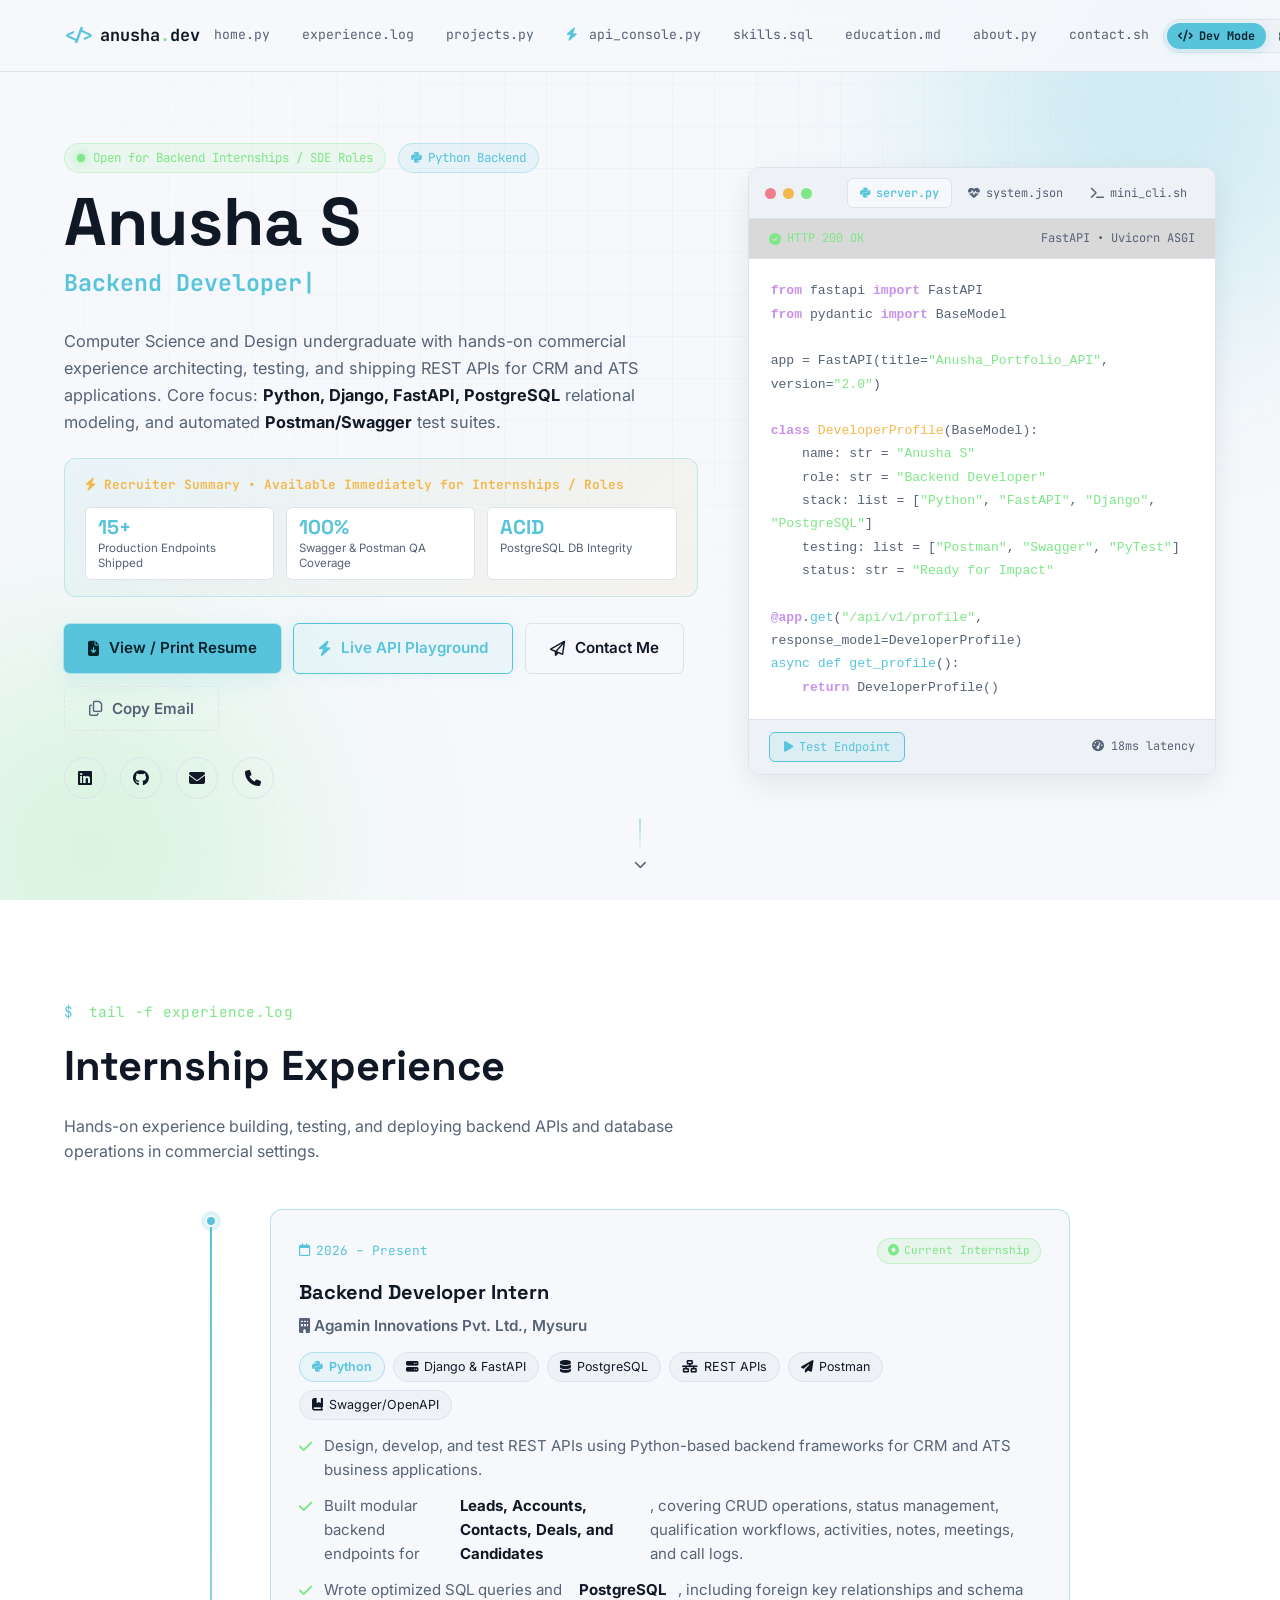
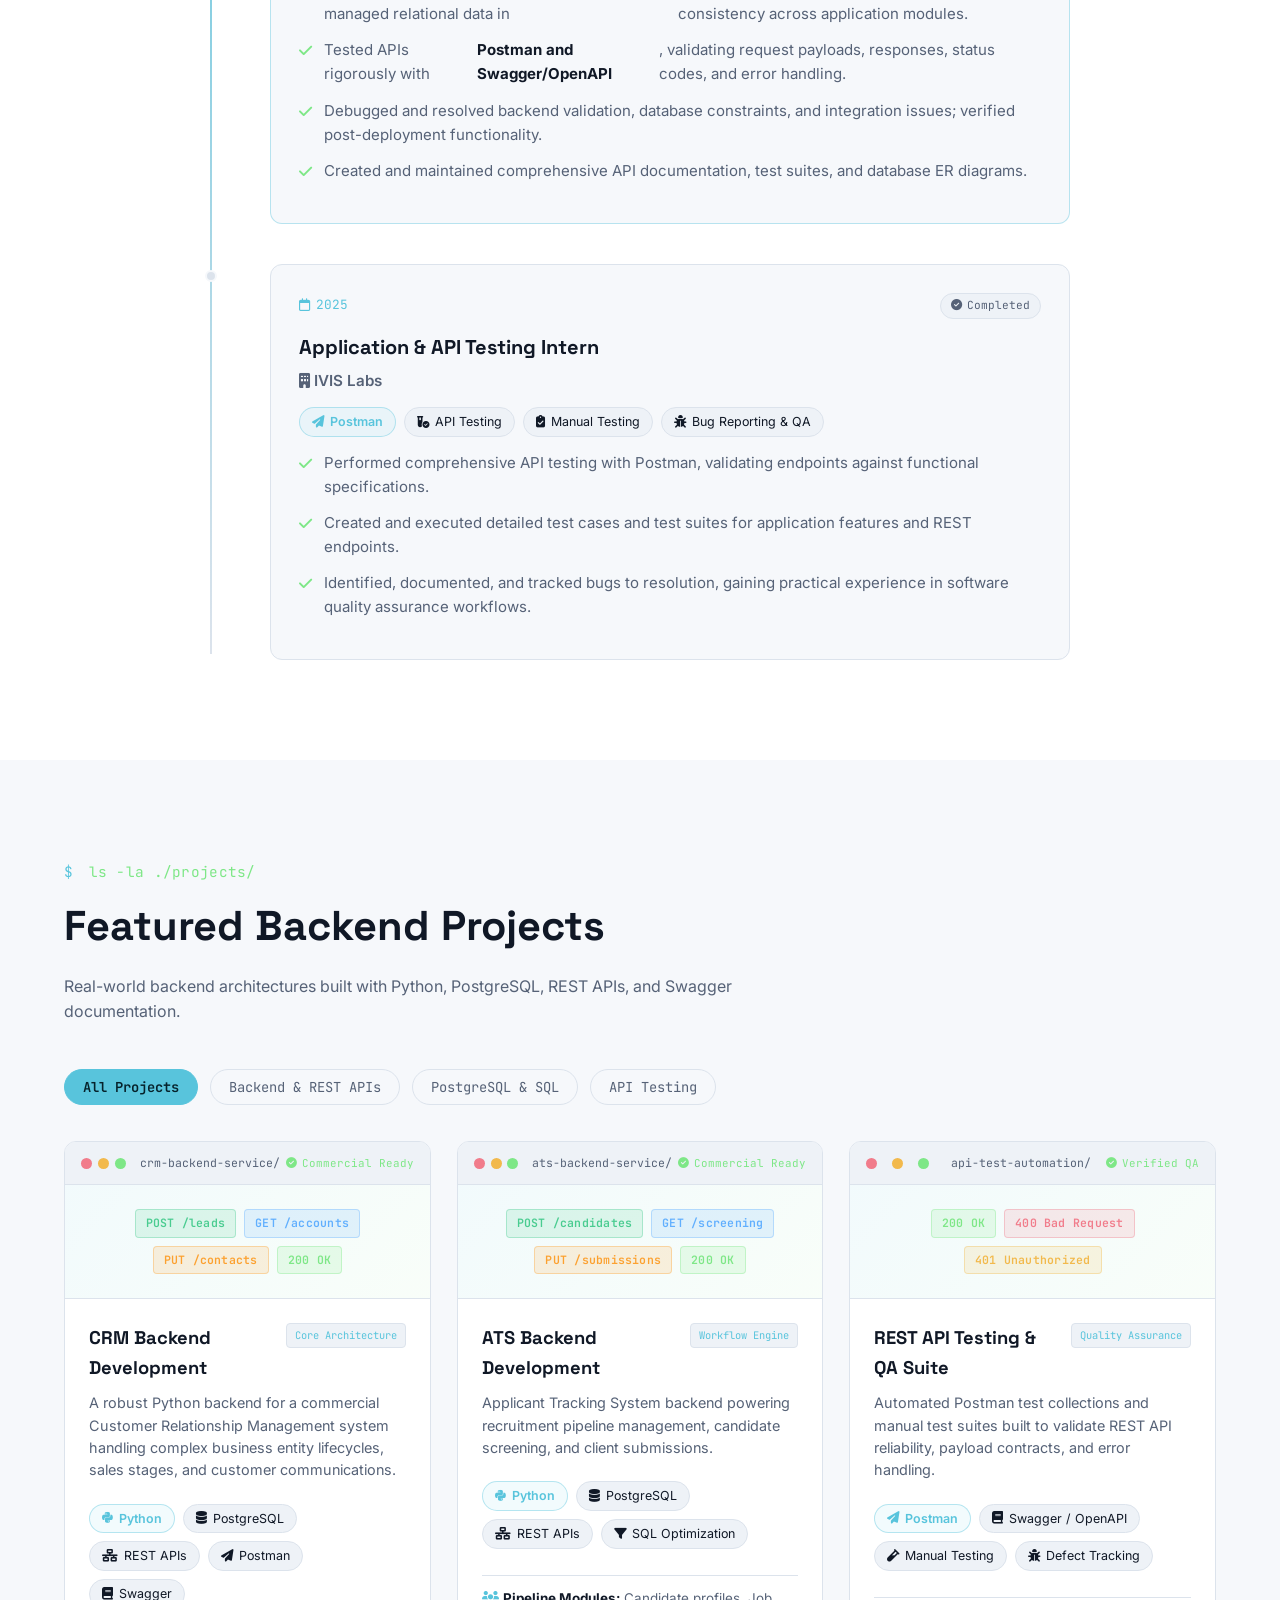
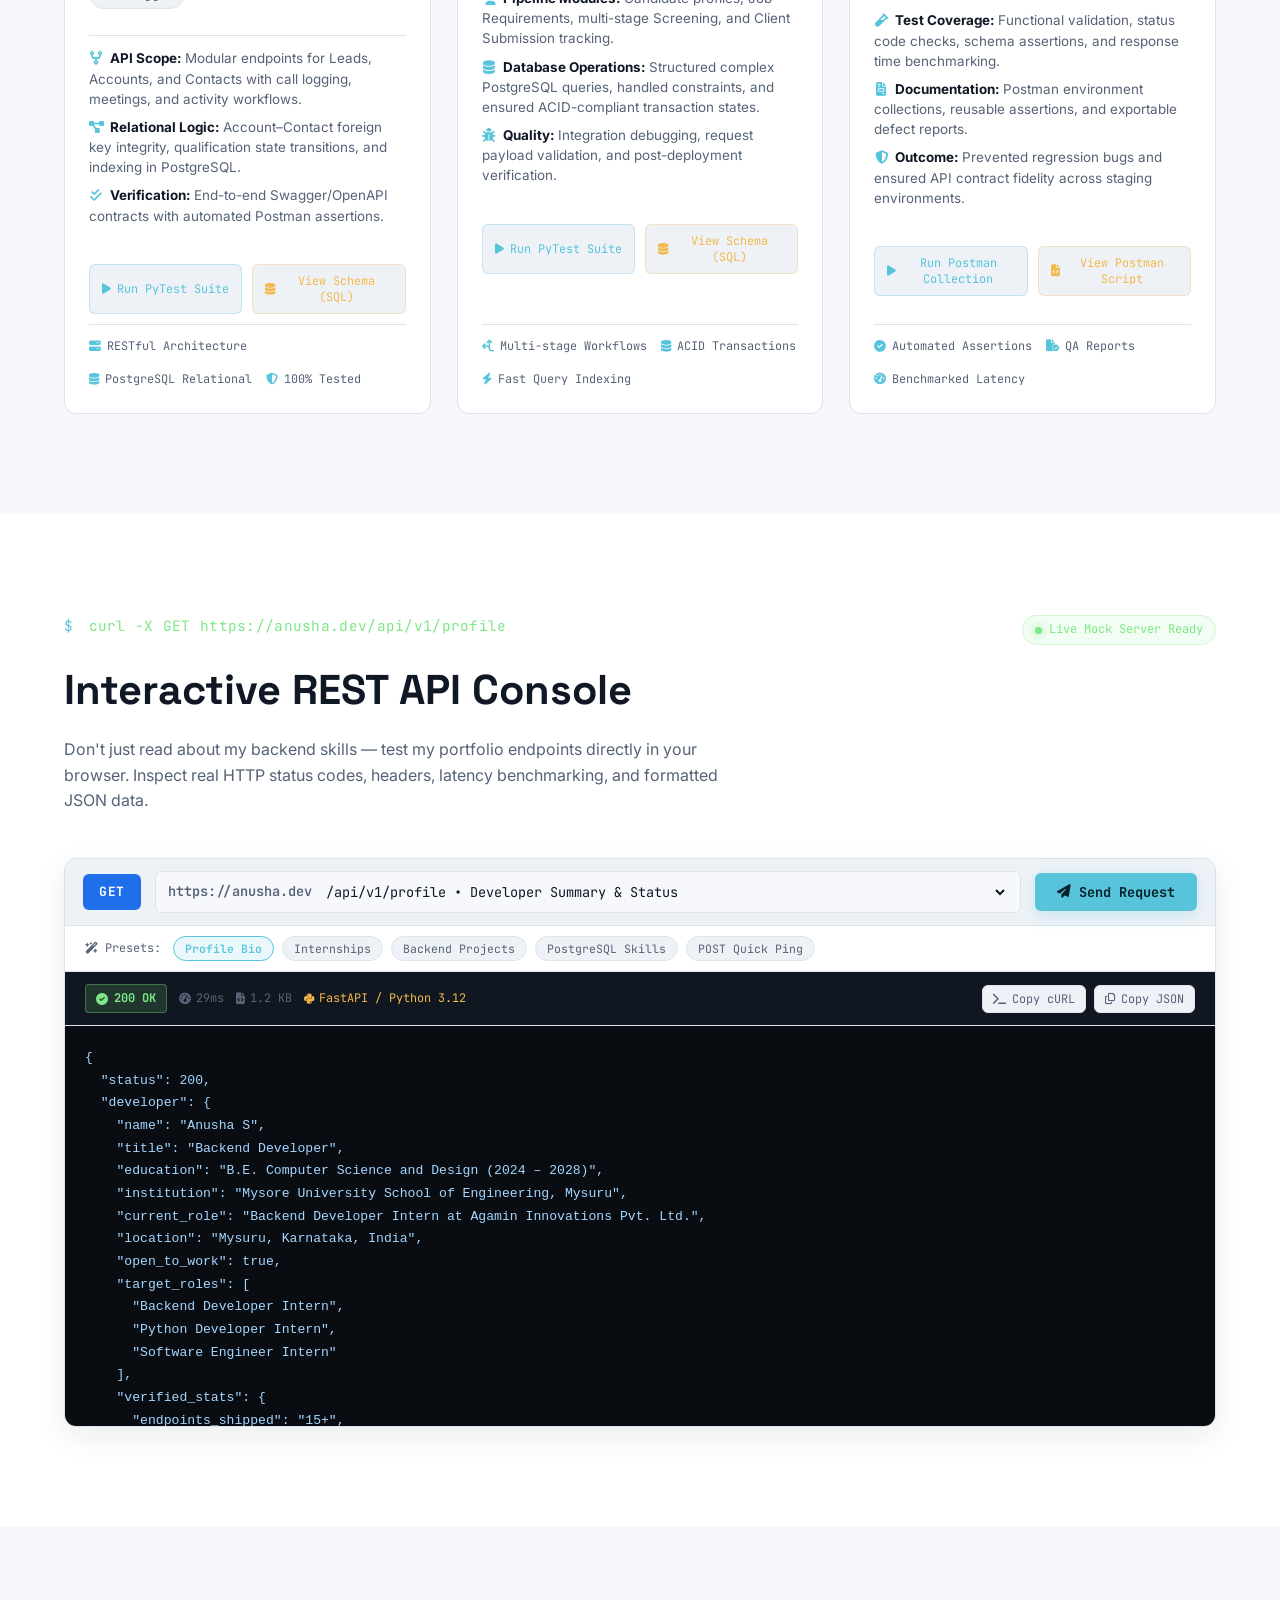
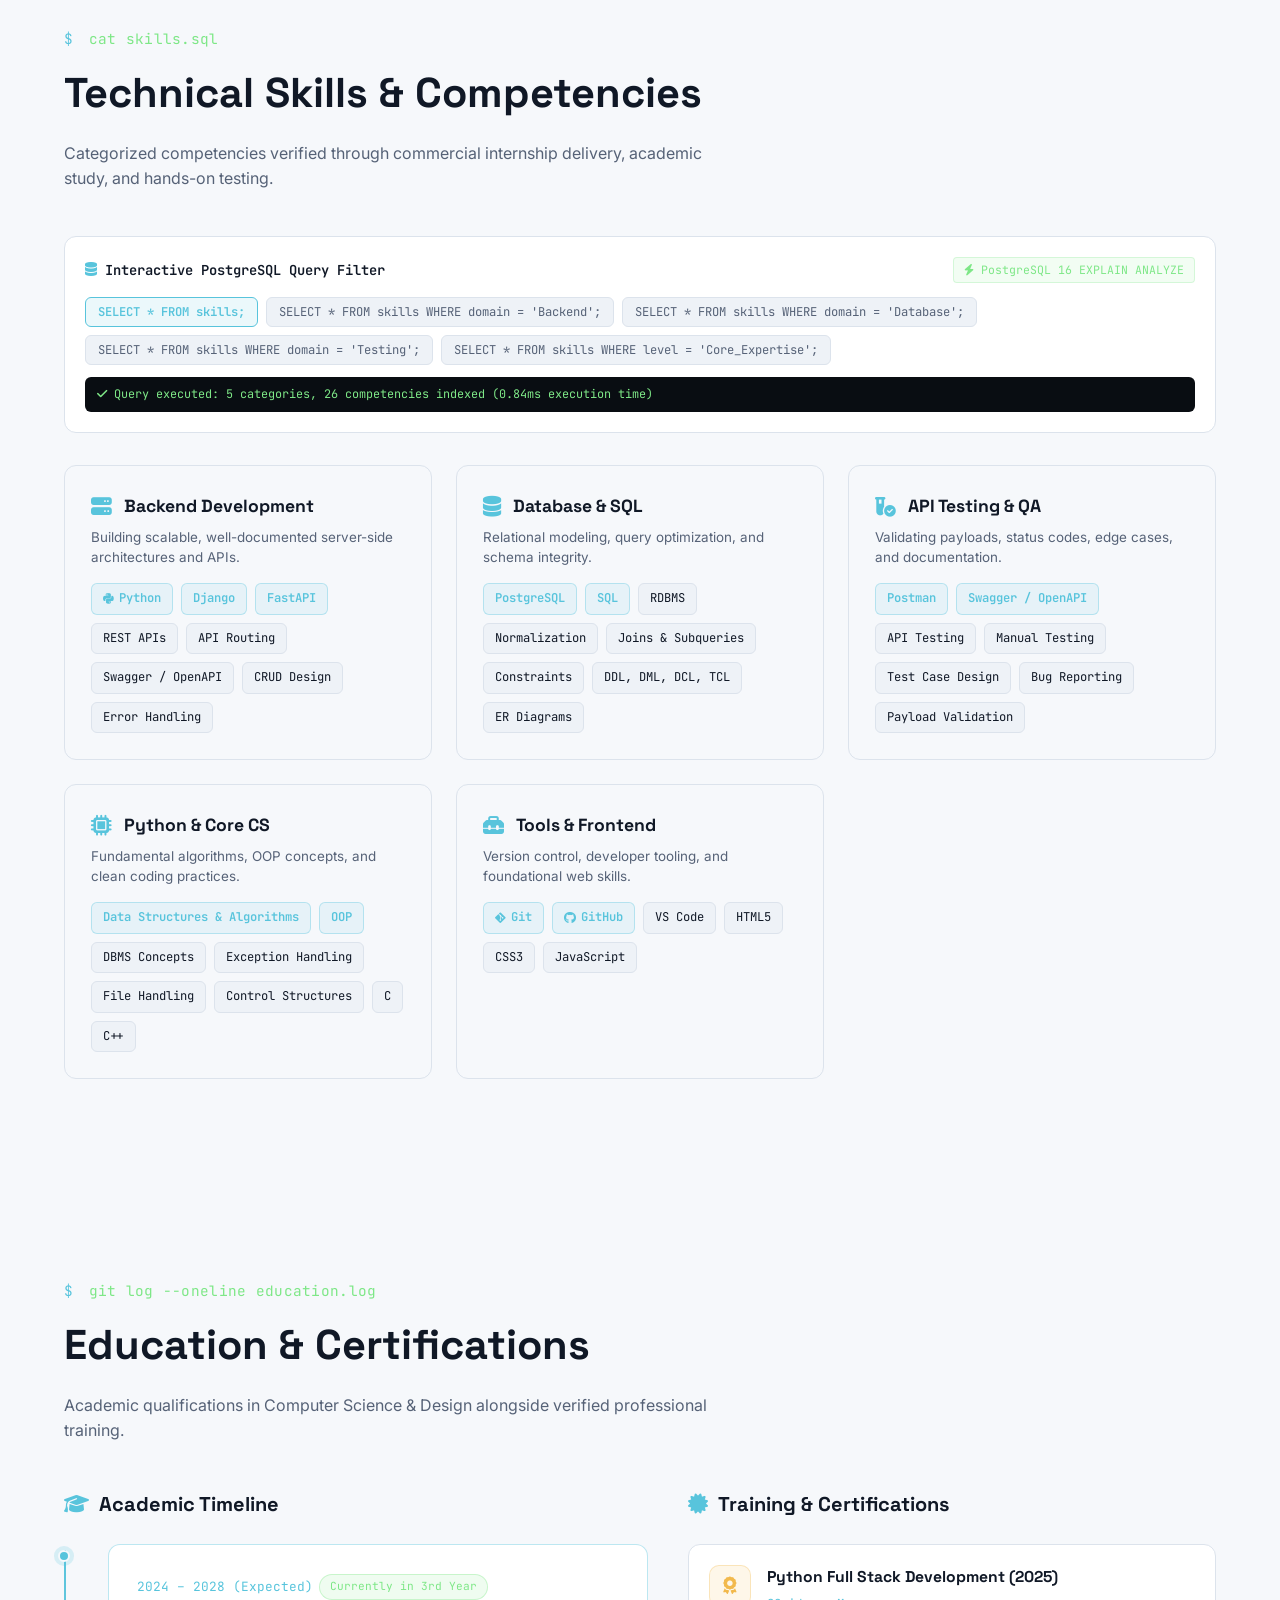
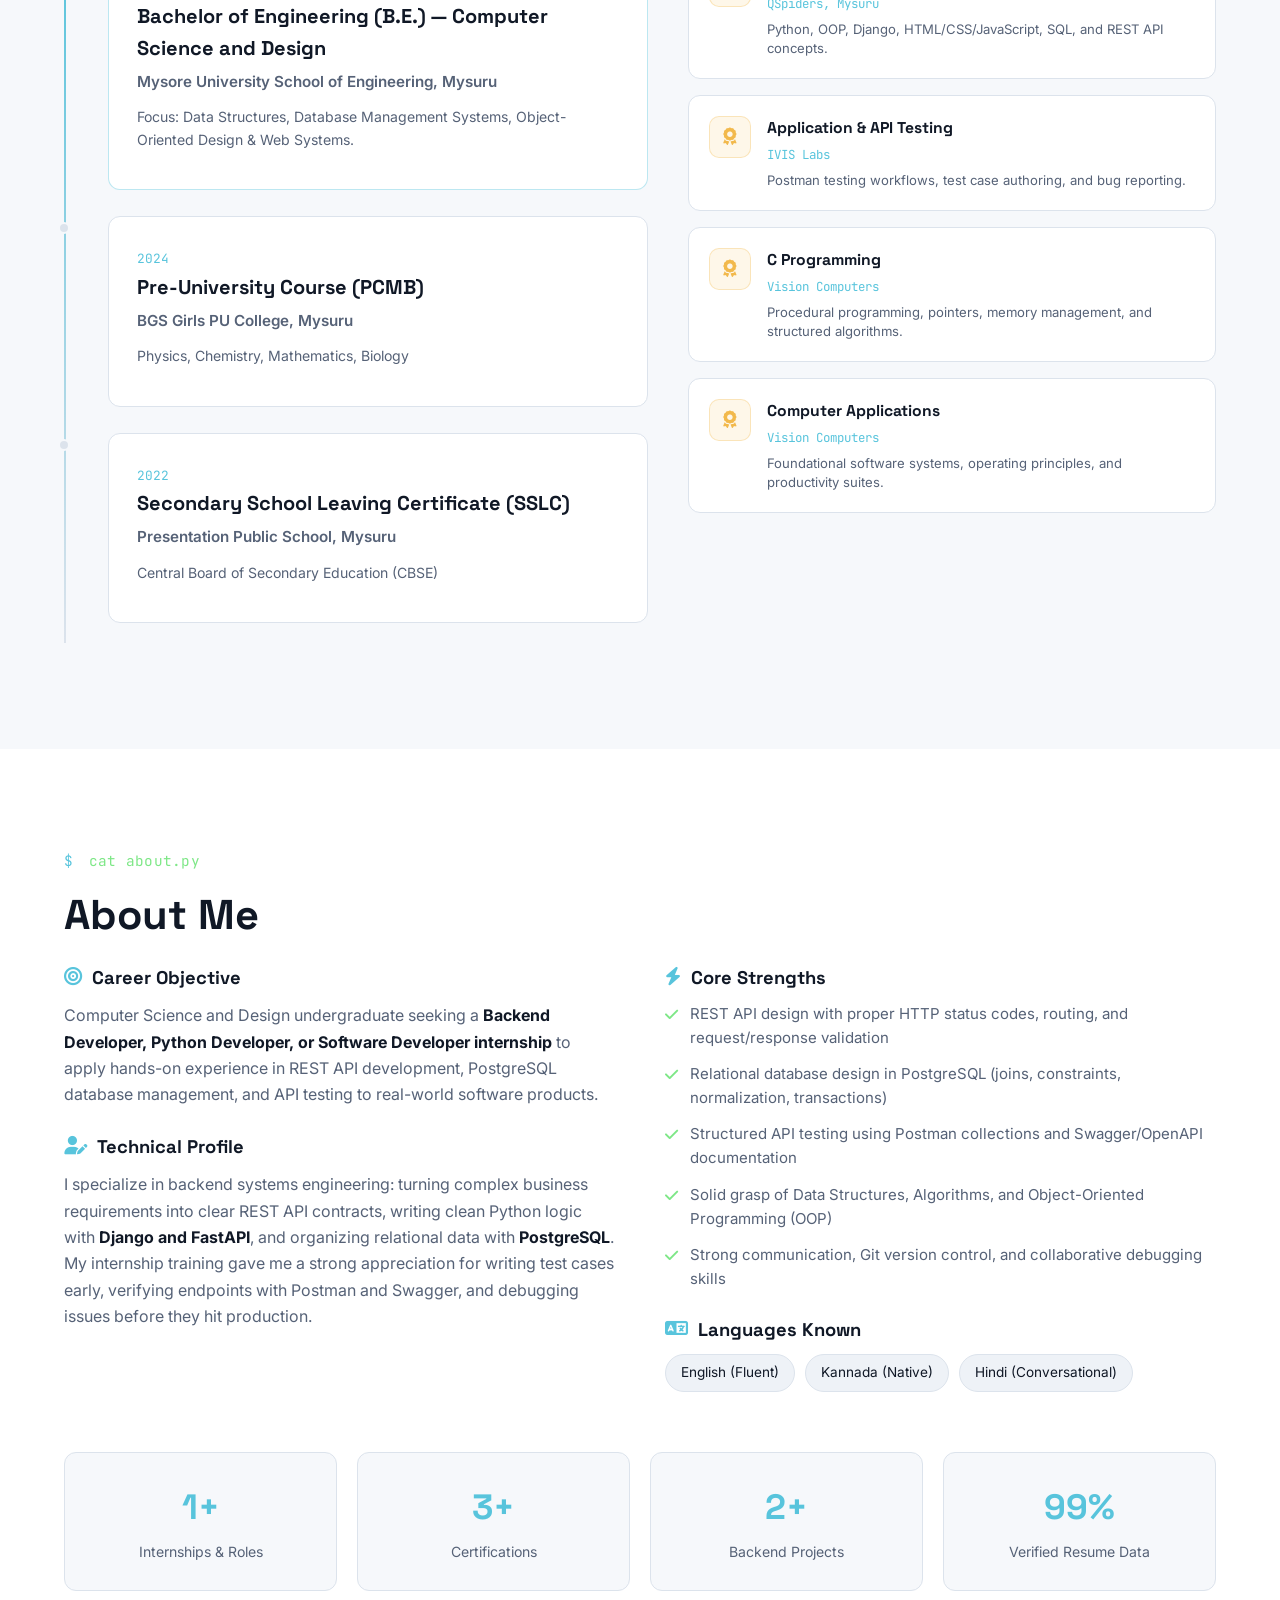
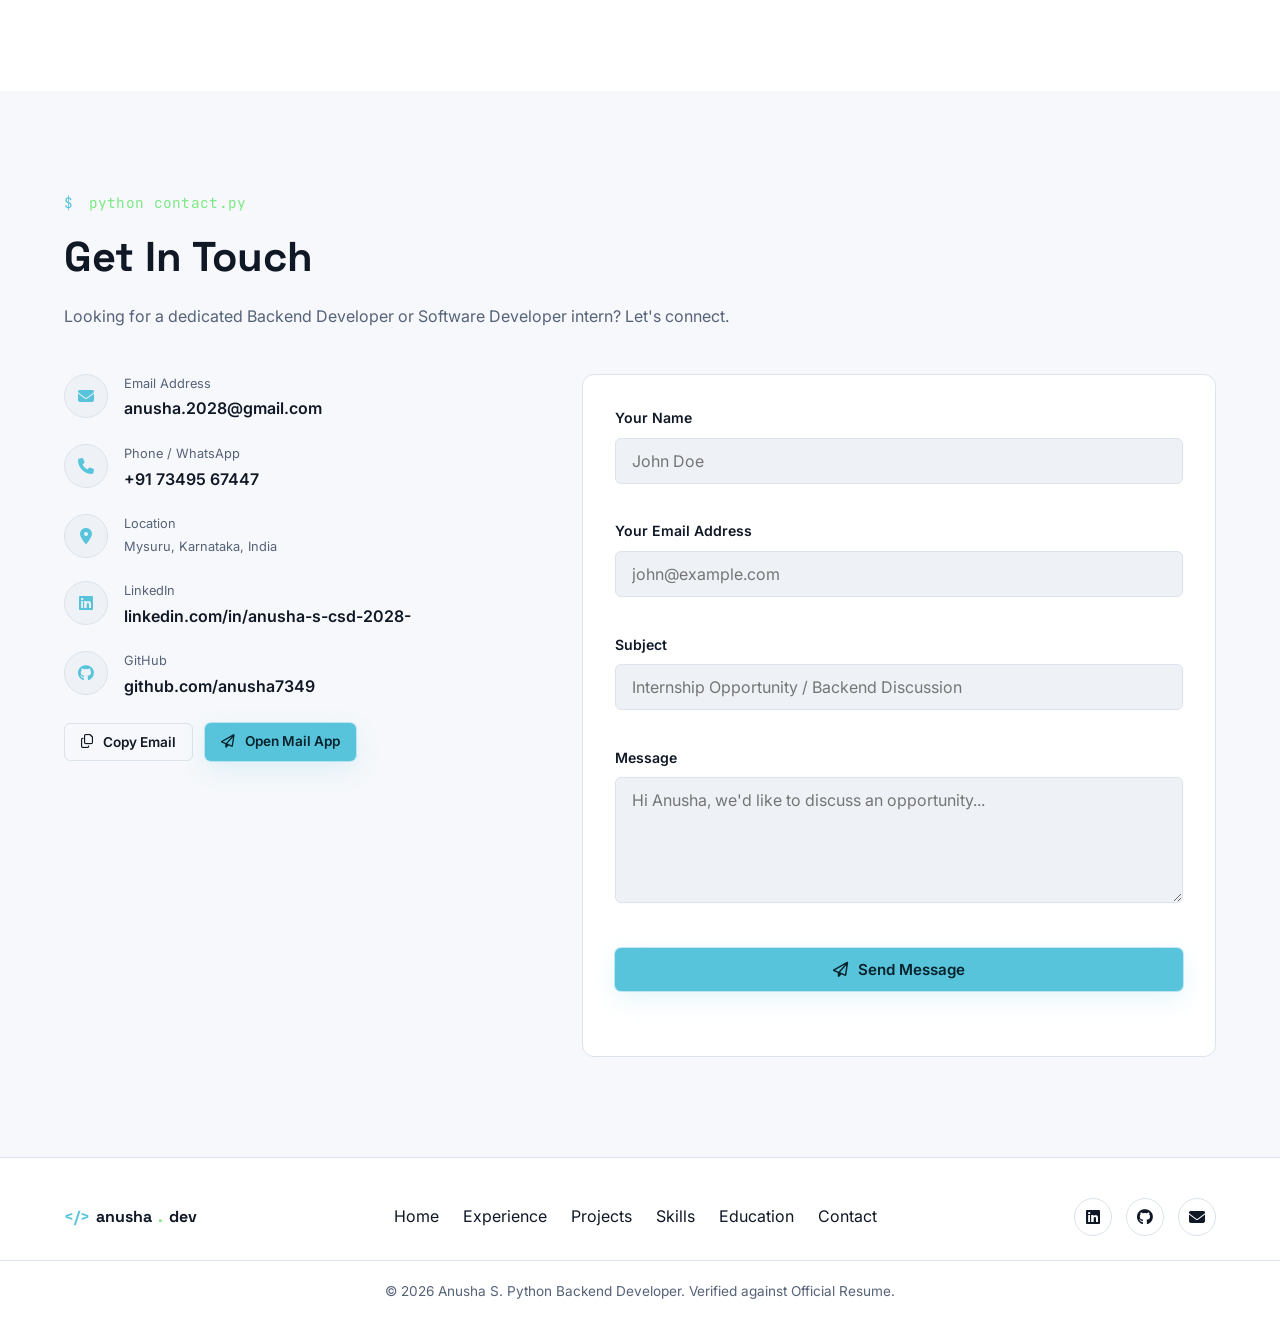
<file: index.html>
<!DOCTYPE html>
<html lang="en">
<head>
  <meta charset="UTF-8">
  <meta name="viewport" content="width=device-width, initial-scale=1.0">
  <title>Anusha S | Backend Developer | Python, Django, REST APIs &amp; PostgreSQL</title>
  <meta name="description" content="Anusha S — Computer Science &amp; Design undergraduate and Backend Developer Intern specializing in Python, Django, FastAPI, PostgreSQL database design, and REST API testing with Postman and Swagger.">
  <meta name="keywords" content="Anusha S, Backend Developer, Python Developer, Django, FastAPI, PostgreSQL, REST APIs, Postman, Swagger, Software Engineer Portfolio, Mysuru">
  <meta name="author" content="Anusha S">
  <meta name="robots" content="index, follow">

  <!-- Open Graph -->
  <meta property="og:title" content="Anusha S | Backend Developer Portfolio">
  <meta property="og:description" content="Computer Science &amp; Design undergraduate specializing in Python backend engineering, REST APIs, PostgreSQL databases, and API testing.">
  <meta property="og:type" content="website">

  <!-- Favicon (inline SVG terminal icon) -->
  <link rel="icon" href="data:image/svg+xml,<svg xmlns=%22http://www.w3.org/2000/svg%22 viewBox=%220 0 100 100%22><text y=%22.9em%22 font-size=%2290%22 fill=%22%2358C4DC%22>&lt;/&gt;</text></svg>">

  <!-- Google Fonts -->
  <link rel="preconnect" href="https://fonts.googleapis.com">
  <link rel="preconnect" href="https://fonts.gstatic.com" crossorigin>
  <link href="https://fonts.googleapis.com/css2?family=Space+Grotesk:wght@400;500;600;700&family=Inter:wght@400;500;600;700&family=JetBrains+Mono:wght@400;500;600&display=swap" rel="stylesheet">

  <!-- Font Awesome -->
  <link rel="stylesheet" href="https://cdnjs.cloudflare.com/ajax/libs/font-awesome/6.5.1/css/all.min.css">

  <!-- Stylesheet -->
  <link rel="stylesheet" href="style.css">
</head>
<body>

  <!-- ============ PAGE LOADER ============ -->
  <div class="loader" id="loader" aria-hidden="true">
    <div class="loader__window">
      <div class="loader__dots"><span></span><span></span><span></span></div>
      <p class="loader__text"><span class="loader__prompt">$</span> python -m uvicorn main:app --reload<span class="loader__cursor">_</span></p>
      <div class="loader__bar"><div class="loader__bar-fill"></div></div>
    </div>
  </div>

  <!-- ============ SKIP LINK (ACCESSIBILITY) ============ -->
  <a href="#home" class="skip-link">Skip to main content</a>

  <!-- ============ NAVIGATION — "EDITOR TAB BAR" ============ -->
  <header class="navbar" id="navbar">
    <div class="navbar__inner">
      <a href="#home" class="navbar__brand" aria-label="Anusha S — Home">
        <span class="navbar__brand-icon">&lt;/&gt;</span>
        <span class="navbar__brand-text">anusha<span class="navbar__brand-dot">.</span>dev</span>
      </a>

      <nav class="navbar__tabs" id="navTabs" aria-label="Primary navigation">
        <a href="#home" class="tab active" data-nav>home.py</a>
        <a href="#experience" class="tab" data-nav>experience.log</a>
        <a href="#projects" class="tab" data-nav>projects.py</a>
        <a href="#api-console" class="tab" data-nav><i class="fa-solid fa-bolt tab-icon-accent"></i> api_console.py</a>
        <a href="#skills" class="tab" data-nav>skills.sql</a>
        <a href="#education" class="tab" data-nav>education.md</a>
        <a href="#about" class="tab" data-nav>about.py</a>
        <a href="#contact" class="tab" data-nav>contact.sh</a>
      </nav>

      <div class="navbar__actions">
        <!-- Persona Switcher: Engineer vs Recruiter -->
        <div class="persona-switch" id="personaSwitch" role="group" aria-label="Portfolio persona view">
          <button class="persona-btn active" data-mode="engineer" title="Engineer Mode: Code, API Schemas & Test Runners">
            <i class="fa-solid fa-code"></i><span class="persona-label">Dev Mode</span>
          </button>
          <button class="persona-btn" data-mode="recruiter" title="Recruiter Mode: Business Impact, Outcomes & 1-Click Resume">
            <i class="fa-solid fa-briefcase"></i><span class="persona-label">Recruiter</span>
          </button>
        </div>

        <!-- Command Palette Trigger -->
        <button class="cmd-k-btn" id="cmdKBtn" aria-label="Open Command Palette (Ctrl+K)" title="Quick Command Palette (Ctrl+K)">
          <i class="fa-solid fa-terminal"></i>
          <span class="cmd-k-kbd">⌘K</span>
        </button>

        <button class="theme-toggle" id="themeToggle" aria-label="Toggle dark and light mode" title="Toggle theme">
          <i class="fa-solid fa-moon" id="themeIconMoon"></i>
          <i class="fa-solid fa-sun" id="themeIconSun"></i>
        </button>
        <button class="hamburger" id="hamburger" aria-label="Open navigation menu" aria-expanded="false" aria-controls="mobileMenu">
          <span></span><span></span><span></span>
        </button>
      </div>
    </div>

    <!-- Mobile menu -->
    <nav class="mobile-menu" id="mobileMenu" aria-label="Mobile navigation">
      <a href="#home" class="tab" data-nav><i class="fa-solid fa-terminal"></i> home.py</a>
      <a href="#experience" class="tab" data-nav><i class="fa-solid fa-briefcase"></i> experience.log</a>
      <a href="#projects" class="tab" data-nav><i class="fa-solid fa-cubes"></i> projects.py</a>
      <a href="#api-console" class="tab" data-nav><i class="fa-solid fa-bolt"></i> api_console.py</a>
      <a href="#skills" class="tab" data-nav><i class="fa-solid fa-database"></i> skills.sql</a>
      <a href="#education" class="tab" data-nav><i class="fa-solid fa-graduation-cap"></i> education.md</a>
      <a href="#about" class="tab" data-nav><i class="fa-solid fa-user"></i> about.py</a>
      <a href="#contact" class="tab" data-nav><i class="fa-solid fa-envelope"></i> contact.sh</a>
    </nav>
  </header>

  <main id="home">

    <!-- ============ HERO ============ -->
    <section class="hero" id="hero" aria-label="Introduction">
      <div class="hero__bg" aria-hidden="true">
        <div class="hero__grid"></div>
        <div class="hero__glow hero__glow--1"></div>
        <div class="hero__glow hero__glow--2"></div>
      </div>

      <div class="container hero__inner">
        <div class="hero__content reveal">
          <div class="hero__top-pills">
            <span class="status-beacon"><span class="status-beacon__dot"></span> Open for Backend Internships / SDE Roles</span>
            <span class="badge-role-pill"><i class="fa-brands fa-python"></i> Python Backend</span>
          </div>

          <h1 class="hero__name">Anusha S</h1>
          <h2 class="hero__title">
            <span id="typedText" aria-live="polite"></span><span class="typed-cursor">|</span>
          </h2>
          
          <p class="hero__intro">
            Computer Science and Design undergraduate with hands-on commercial experience architecting, testing, and shipping REST APIs for CRM and ATS applications. Core focus: <strong>Python, Django, FastAPI, PostgreSQL</strong> relational modeling, and automated <strong>Postman/Swagger</strong> test suites.
          </p>

          <!-- Recruiter Mode Quick Value Box (Highlight in Recruiter Mode) -->
          <div class="recruiter-highlight-box" id="recruiterHighlightBox">
            <div class="recruiter-highlight-header">
              <i class="fa-solid fa-bolt"></i> <strong>Recruiter Summary &bull; Available Immediately for Internships / Roles</strong>
            </div>
            <div class="recruiter-highlight-metrics">
              <div class="r-metric">
                <strong>15+</strong>
                <span>Production Endpoints Shipped</span>
              </div>
              <div class="r-metric">
                <strong>100%</strong>
                <span>Swagger &amp; Postman QA Coverage</span>
              </div>
              <div class="r-metric">
                <strong>ACID</strong>
                <span>PostgreSQL DB Integrity</span>
              </div>
            </div>
          </div>

          <div class="hero__cta">
            <a href="assets/resume.html" target="_blank" rel="noopener" class="btn btn--primary" id="downloadResumeBtn">
              <i class="fa-solid fa-file-arrow-down"></i> View / Print Resume
            </a>
            <a href="#api-console" class="btn btn--accent-outline" data-nav>
              <i class="fa-solid fa-bolt"></i> Live API Playground
            </a>
            <a href="#contact" class="btn btn--outline" data-nav>
              <i class="fa-regular fa-paper-plane"></i> Contact Me
            </a>
            <button class="btn btn--ghost" id="copyEmailQuickBtn" title="Copy email address" aria-label="Copy email address">
              <i class="fa-regular fa-copy"></i> Copy Email
            </button>
          </div>

          <div class="hero__socials" aria-label="Professional links">
            <a href="https://linkedin.com/in/anusha-s-csd-2028-" target="_blank" rel="noopener noreferrer" aria-label="LinkedIn profile" title="LinkedIn"><i class="fa-brands fa-linkedin"></i></a>
            <a href="https://github.com/anusha7349" target="_blank" rel="noopener noreferrer" aria-label="GitHub profile" title="GitHub"><i class="fa-brands fa-github"></i></a>
            <a href="mailto:anusha.2028@gmail.com" aria-label="Send email" title="Email"><i class="fa-solid fa-envelope"></i></a>
            <a href="tel:+917349567447" aria-label="Call phone number" title="Phone"><i class="fa-solid fa-phone"></i></a>
          </div>
        </div>

        <!-- ============ HERO BENTO DECK (INNOVATIVE INTERACTIVE WIDGET) ============ -->
        <div class="hero__visual reveal">
          <div class="bento-deck" id="bentoDeck">
            <!-- Bento Deck Tabs -->
            <div class="bento-deck__header">
              <div class="bento-deck__dots">
                <span class="dot dot--red"></span><span class="dot dot--yellow"></span><span class="dot dot--green"></span>
              </div>
              <div class="bento-deck__tabs" role="tablist">
                <button class="bento-tab active" data-bento-tab="code"><i class="fa-brands fa-python"></i> server.py</button>
                <button class="bento-tab" data-bento-tab="health"><i class="fa-solid fa-heart-pulse"></i> system.json</button>
                <button class="bento-tab" data-bento-tab="cli"><i class="fa-solid fa-terminal"></i> mini_cli.sh</button>
              </div>
            </div>

            <!-- Bento Tab Pane 1: server.py Code View -->
            <div class="bento-pane active" id="pane-code">
              <div class="editor-header-bar">
                <span class="status-indicator-badge"><i class="fa-solid fa-circle-check"></i> HTTP 200 OK</span>
                <span class="editor-meta">FastAPI &bull; Uvicorn ASGI</span>
              </div>
              <div class="editor-card__body">
                <pre class="editor-card__code"><code><span class="tok-key">from</span> fastapi <span class="tok-key">import</span> FastAPI
<span class="tok-key">from</span> pydantic <span class="tok-key">import</span> BaseModel

app = FastAPI(title=<span class="tok-str">"Anusha_Portfolio_API"</span>, version=<span class="tok-str">"2.0"</span>)

<span class="tok-key">class</span> <span class="tok-class">DeveloperProfile</span>(BaseModel):
    name: str = <span class="tok-str">"Anusha S"</span>
    role: str = <span class="tok-str">"Backend Developer"</span>
    stack: list = [<span class="tok-str">"Python"</span>, <span class="tok-str">"FastAPI"</span>, <span class="tok-str">"Django"</span>, <span class="tok-str">"PostgreSQL"</span>]
    testing: list = [<span class="tok-str">"Postman"</span>, <span class="tok-str">"Swagger"</span>, <span class="tok-str">"PyTest"</span>]
    status: str = <span class="tok-str">"Ready for Impact"</span>

<span class="tok-key">@app</span>.<span class="tok-func">get</span>(<span class="tok-str">"/api/v1/profile"</span>, response_model=DeveloperProfile)
<span class="tok-func">async def</span> <span class="tok-func">get_profile</span>():
    <span class="tok-key">return</span> DeveloperProfile()</code></pre>
              </div>
              <div class="bento-pane-footer">
                <button class="bento-mini-btn" id="heroRunEndpointBtn">
                  <i class="fa-solid fa-play"></i> Test Endpoint
                </button>
                <span class="bento-latency" id="heroLatencyBadge"><i class="fa-solid fa-gauge-high"></i> 18ms latency</span>
              </div>
            </div>

            <!-- Bento Tab Pane 2: Live System Health & Telemetry -->
            <div class="bento-pane" id="pane-health">
              <div class="telemetry-grid">
                <div class="telemetry-card">
                  <span class="telemetry-label"><i class="fa-solid fa-clock"></i> Local Time (Mysuru)</span>
                  <span class="telemetry-value" id="liveTimeClock">07:15:00 PM IST</span>
                  <span class="telemetry-sub">Timezone: Asia/Kolkata</span>
                </div>
                <div class="telemetry-card">
                  <span class="telemetry-label"><i class="fa-solid fa-server"></i> API Gateway Health</span>
                  <span class="telemetry-value telemetry-value--green"><i class="fa-solid fa-circle"></i> 99.98% Uptime</span>
                  <span class="telemetry-sub">Uvicorn ASGI Worker</span>
                </div>
                <div class="telemetry-card">
                  <span class="telemetry-label"><i class="fa-solid fa-database"></i> Database Engine</span>
                  <span class="telemetry-value">PostgreSQL 16</span>
                  <span class="telemetry-sub">Connection Pool Active</span>
                </div>
                <div class="telemetry-card">
                  <span class="telemetry-label"><i class="fa-solid fa-vial-circle-check"></i> QA Test Coverage</span>
                  <span class="telemetry-value telemetry-value--blue">100% Passing</span>
                  <span class="telemetry-sub">Postman &amp; Swagger Validated</span>
                </div>
              </div>
              <div class="telemetry-currently-coding">
                <span class="t-pulse"></span>
                <span><strong>Active Focus:</strong> CRM REST Endpoints &amp; PostgreSQL Relational Schemas</span>
              </div>
            </div>

            <!-- Bento Tab Pane 3: Interactive CLI Terminal -->
            <div class="bento-pane" id="pane-cli">
              <div class="cli-terminal" id="cliTerminal">
                <div class="cli-history" id="cliHistory">
                  <p class="cli-line cli-line--sys"><i class="fa-solid fa-circle-info"></i> Interactive Portfolio Shell v2.1. Type a command or click a chip below:</p>
                  <p class="cli-line"><span class="cli-prompt">visitor@anusha-dev:~$</span> whoami</p>
                  <p class="cli-line cli-output">Anusha S &bull; Python Backend Developer &bull; Mysuru, India</p>
                </div>
                <div class="cli-input-row">
                  <span class="cli-prompt">visitor@anusha-dev:~$</span>
                  <input type="text" id="cliInput" class="cli-input" placeholder="try 'help', 'stack', 'projects', 'resume'..." autocomplete="off" spellcheck="false">
                </div>
              </div>
              <div class="cli-quick-chips">
                <button class="cli-chip" data-cmd="help">help</button>
                <button class="cli-chip" data-cmd="stack">stack</button>
                <button class="cli-chip" data-cmd="resume">resume</button>
                <button class="cli-chip" data-cmd="projects">projects</button>
                <button class="cli-chip" data-cmd="contact">contact</button>
                <button class="cli-chip" data-cmd="clear">clear</button>
              </div>
            </div>

          </div>
        </div>
      </div>

      <a href="#experience" class="scroll-indicator" data-nav aria-label="Scroll to Experience section">
        <span></span>
        <i class="fa-solid fa-chevron-down"></i>
      </a>
    </section>

    <!-- ============ INTERNSHIP EXPERIENCE ============ -->
    <section class="section section--alt" id="experience" aria-label="Internship Experience">
      <div class="container">
        <p class="eyebrow reveal"><span class="eyebrow__prompt">$</span> tail -f experience.log</p>
        <h2 class="section__title reveal">Internship Experience</h2>
        <p class="section__subtitle reveal">Hands-on experience building, testing, and deploying backend APIs and database operations in commercial settings.</p>

        <div class="timeline timeline--exp">

          <!-- Role 1: Agamin Innovations -->
          <div class="timeline__item reveal">
            <div class="timeline__dot timeline__dot--active"></div>
            <div class="timeline__card timeline__card--active">
              <div class="timeline__badge-row">
                <span class="timeline__year"><i class="fa-regular fa-calendar"></i> 2026 – Present</span>
                <span class="badge-live"><i class="fa-solid fa-circle-dot"></i> Current Internship</span>
              </div>
              <h3>Backend Developer Intern</h3>
              <p class="timeline__org"><i class="fa-solid fa-building"></i> Agamin Innovations Pvt. Ltd., Mysuru</p>
              
              <div class="chip-row chip-row--sm">
                <span class="chip chip--accent"><i class="fa-brands fa-python"></i> Python</span>
                <span class="chip"><i class="fa-solid fa-server"></i> Django &amp; FastAPI</span>
                <span class="chip"><i class="fa-solid fa-database"></i> PostgreSQL</span>
                <span class="chip"><i class="fa-solid fa-network-wired"></i> REST APIs</span>
                <span class="chip"><i class="fa-solid fa-paper-plane"></i> Postman</span>
                <span class="chip"><i class="fa-solid fa-book-bookmark"></i> Swagger/OpenAPI</span>
              </div>

              <ul class="check-list">
                <li><i class="fa-solid fa-check"></i> Design, develop, and test REST APIs using Python-based backend frameworks for CRM and ATS business applications.</li>
                <li><i class="fa-solid fa-check"></i> Built modular backend endpoints for <strong>Leads, Accounts, Contacts, Deals, and Candidates</strong>, covering CRUD operations, status management, qualification workflows, activities, notes, meetings, and call logs.</li>
                <li><i class="fa-solid fa-check"></i> Wrote optimized SQL queries and managed relational data in <strong>PostgreSQL</strong>, including foreign key relationships and schema consistency across application modules.</li>
                <li><i class="fa-solid fa-check"></i> Tested APIs rigorously with <strong>Postman and Swagger/OpenAPI</strong>, validating request payloads, responses, status codes, and error handling.</li>
                <li><i class="fa-solid fa-check"></i> Debugged and resolved backend validation, database constraints, and integration issues; verified post-deployment functionality.</li>
                <li><i class="fa-solid fa-check"></i> Created and maintained comprehensive API documentation, test suites, and database ER diagrams.</li>
              </ul>
            </div>
          </div>

          <!-- Role 2: IVIS Labs -->
          <div class="timeline__item reveal">
            <div class="timeline__dot"></div>
            <div class="timeline__card">
              <div class="timeline__badge-row">
                <span class="timeline__year"><i class="fa-regular fa-calendar"></i> 2025</span>
                <span class="badge-done"><i class="fa-solid fa-circle-check"></i> Completed</span>
              </div>
              <h3>Application &amp; API Testing Intern</h3>
              <p class="timeline__org"><i class="fa-solid fa-building"></i> IVIS Labs</p>

              <div class="chip-row chip-row--sm">
                <span class="chip chip--accent"><i class="fa-solid fa-paper-plane"></i> Postman</span>
                <span class="chip"><i class="fa-solid fa-vial-circle-check"></i> API Testing</span>
                <span class="chip"><i class="fa-solid fa-clipboard-check"></i> Manual Testing</span>
                <span class="chip"><i class="fa-solid fa-bug"></i> Bug Reporting &amp; QA</span>
              </div>

              <ul class="check-list">
                <li><i class="fa-solid fa-check"></i> Performed comprehensive API testing with Postman, validating endpoints against functional specifications.</li>
                <li><i class="fa-solid fa-check"></i> Created and executed detailed test cases and test suites for application features and REST endpoints.</li>
                <li><i class="fa-solid fa-check"></i> Identified, documented, and tracked bugs to resolution, gaining practical experience in software quality assurance workflows.</li>
              </ul>
            </div>
          </div>

        </div>
      </div>
    </section>

    <!-- ============ FEATURED PROJECTS ============ -->
    <section class="section" id="projects" aria-label="Backend Projects">
      <div class="container">
        <p class="eyebrow reveal"><span class="eyebrow__prompt">$</span> ls -la ./projects/</p>
        <h2 class="section__title reveal">Featured Backend Projects</h2>
        <p class="section__subtitle reveal">Real-world backend architectures built with Python, PostgreSQL, REST APIs, and Swagger documentation.</p>

        <div class="filter-bar reveal" role="tablist" aria-label="Filter projects by category">
          <button class="filter-btn active" data-filter="all">All Projects</button>
          <button class="filter-btn" data-filter="backend">Backend &amp; REST APIs</button>
          <button class="filter-btn" data-filter="database">PostgreSQL &amp; SQL</button>
          <button class="filter-btn" data-filter="testing">API Testing</button>
        </div>

        <div class="projects__grid" id="projectsGrid">

          <!-- Project 1: CRM Backend -->
          <article class="project-card reveal" data-tags="backend database testing" id="project-crm">
            <div class="project-card__bar">
              <span class="dot dot--red"></span><span class="dot dot--yellow"></span><span class="dot dot--green"></span>
              <span class="project-card__filename">crm-backend-service/</span>
              <span class="card-status-chip"><i class="fa-solid fa-circle-check"></i> Commercial Ready</span>
            </div>
            <div class="project-card__thumb">
              <div class="method-badges">
                <span class="method-badge method-badge--post">POST /leads</span>
                <span class="method-badge method-badge--get">GET /accounts</span>
                <span class="method-badge method-badge--put">PUT /contacts</span>
                <span class="method-badge method-badge--ok">200 OK</span>
              </div>
            </div>
            <div class="project-card__body">
              <div class="project-card__header">
                <h3>CRM Backend Development</h3>
                <span class="badge-role">Core Architecture</span>
              </div>
              <p>
                A robust Python backend for a commercial Customer Relationship Management system handling complex business entity lifecycles, sales stages, and customer communications.
              </p>
              <div class="chip-row chip-row--sm">
                <span class="chip chip--accent"><i class="fa-brands fa-python"></i> Python</span>
                <span class="chip"><i class="fa-solid fa-database"></i> PostgreSQL</span>
                <span class="chip"><i class="fa-solid fa-network-wired"></i> REST APIs</span>
                <span class="chip"><i class="fa-solid fa-paper-plane"></i> Postman</span>
                <span class="chip"><i class="fa-solid fa-book"></i> Swagger</span>
              </div>
              <div class="project-card__details">
                <p><strong><i class="fa-solid fa-code-fork"></i> API Scope:</strong> Modular endpoints for Leads, Accounts, and Contacts with call logging, meetings, and activity workflows.</p>
                <p><strong><i class="fa-solid fa-diagram-project"></i> Relational Logic:</strong> Account–Contact foreign key integrity, qualification state transitions, and indexing in PostgreSQL.</p>
                <p><strong><i class="fa-solid fa-check-double"></i> Verification:</strong> End-to-end Swagger/OpenAPI contracts with automated Postman assertions.</p>
              </div>

              <!-- Interactive Card Controls -->
              <div class="project-card__actions">
                <button class="proj-action-btn proj-action-btn--test" data-action="test" data-project="crm">
                  <i class="fa-solid fa-play"></i> Run PyTest Suite
                </button>
                <button class="proj-action-btn proj-action-btn--schema" data-action="schema" data-project="crm">
                  <i class="fa-solid fa-database"></i> View Schema (SQL)
                </button>
              </div>

              <!-- Collapsible Drawer (Test Runner & Schema) -->
              <div class="project-drawer" id="drawer-crm" aria-hidden="true">
                <div class="drawer-header">
                  <span class="drawer-title" id="drawer-title-crm"><i class="fa-solid fa-terminal"></i> PyTest Execution Console</span>
                  <button class="drawer-close-btn" data-close-drawer="crm">&times;</button>
                </div>
                <div class="drawer-content" id="drawer-content-crm">
                  <!-- Injected via JavaScript -->
                </div>
              </div>

              <div class="project-card__links">
                <span class="tech-spec-tag"><i class="fa-solid fa-server"></i> RESTful Architecture</span>
                <span class="tech-spec-tag"><i class="fa-solid fa-database"></i> PostgreSQL Relational</span>
                <span class="tech-spec-tag"><i class="fa-solid fa-shield-halved"></i> 100% Tested</span>
              </div>
            </div>
          </article>

          <!-- Project 2: ATS Backend -->
          <article class="project-card reveal" data-tags="backend database" id="project-ats">
            <div class="project-card__bar">
              <span class="dot dot--red"></span><span class="dot dot--yellow"></span><span class="dot dot--green"></span>
              <span class="project-card__filename">ats-backend-service/</span>
              <span class="card-status-chip"><i class="fa-solid fa-circle-check"></i> Commercial Ready</span>
            </div>
            <div class="project-card__thumb">
              <div class="method-badges">
                <span class="method-badge method-badge--post">POST /candidates</span>
                <span class="method-badge method-badge--get">GET /screening</span>
                <span class="method-badge method-badge--put">PUT /submissions</span>
                <span class="method-badge method-badge--ok">200 OK</span>
              </div>
            </div>
            <div class="project-card__body">
              <div class="project-card__header">
                <h3>ATS Backend Development</h3>
                <span class="badge-role">Workflow Engine</span>
              </div>
              <p>
                Applicant Tracking System backend powering recruitment pipeline management, candidate screening, and client submissions.
              </p>
              <div class="chip-row chip-row--sm">
                <span class="chip chip--accent"><i class="fa-brands fa-python"></i> Python</span>
                <span class="chip"><i class="fa-solid fa-database"></i> PostgreSQL</span>
                <span class="chip"><i class="fa-solid fa-network-wired"></i> REST APIs</span>
                <span class="chip"><i class="fa-solid fa-filter"></i> SQL Optimization</span>
              </div>
              <div class="project-card__details">
                <p><strong><i class="fa-solid fa-users"></i> Pipeline Modules:</strong> Candidate profiles, Job Requirements, multi-stage Screening, and Client Submission tracking.</p>
                <p><strong><i class="fa-solid fa-database"></i> Database Operations:</strong> Structured complex PostgreSQL queries, handled constraints, and ensured ACID-compliant transaction states.</p>
                <p><strong><i class="fa-solid fa-bug"></i> Quality:</strong> Integration debugging, request payload validation, and post-deployment verification.</p>
              </div>

              <!-- Interactive Card Controls -->
              <div class="project-card__actions">
                <button class="proj-action-btn proj-action-btn--test" data-action="test" data-project="ats">
                  <i class="fa-solid fa-play"></i> Run PyTest Suite
                </button>
                <button class="proj-action-btn proj-action-btn--schema" data-action="schema" data-project="ats">
                  <i class="fa-solid fa-database"></i> View Schema (SQL)
                </button>
              </div>

              <!-- Collapsible Drawer (Test Runner & Schema) -->
              <div class="project-drawer" id="drawer-ats" aria-hidden="true">
                <div class="drawer-header">
                  <span class="drawer-title" id="drawer-title-ats"><i class="fa-solid fa-terminal"></i> PyTest Execution Console</span>
                  <button class="drawer-close-btn" data-close-drawer="ats">&times;</button>
                </div>
                <div class="drawer-content" id="drawer-content-ats">
                  <!-- Injected via JavaScript -->
                </div>
              </div>

              <div class="project-card__links">
                <span class="tech-spec-tag"><i class="fa-solid fa-arrows-split-up-and-left"></i> Multi-stage Workflows</span>
                <span class="tech-spec-tag"><i class="fa-solid fa-database"></i> ACID Transactions</span>
                <span class="tech-spec-tag"><i class="fa-solid fa-bolt"></i> Fast Query Indexing</span>
              </div>
            </div>
          </article>

          <!-- Project 3: API Test Suite -->
          <article class="project-card reveal" data-tags="testing" id="project-qa">
            <div class="project-card__bar">
              <span class="dot dot--red"></span><span class="dot dot--yellow"></span><span class="dot dot--green"></span>
              <span class="project-card__filename">api-test-automation/</span>
              <span class="card-status-chip"><i class="fa-solid fa-circle-check"></i> Verified QA</span>
            </div>
            <div class="project-card__thumb">
              <div class="method-badges">
                <span class="method-badge method-badge--ok">200 OK</span>
                <span class="method-badge method-badge--bad">400 Bad Request</span>
                <span class="method-badge method-badge--auth">401 Unauthorized</span>
              </div>
            </div>
            <div class="project-card__body">
              <div class="project-card__header">
                <h3>REST API Testing &amp; QA Suite</h3>
                <span class="badge-role">Quality Assurance</span>
              </div>
              <p>
                Automated Postman test collections and manual test suites built to validate REST API reliability, payload contracts, and error handling.
              </p>
              <div class="chip-row chip-row--sm">
                <span class="chip chip--accent"><i class="fa-solid fa-paper-plane"></i> Postman</span>
                <span class="chip"><i class="fa-solid fa-book"></i> Swagger / OpenAPI</span>
                <span class="chip"><i class="fa-solid fa-vial"></i> Manual Testing</span>
                <span class="chip"><i class="fa-solid fa-bug"></i> Defect Tracking</span>
              </div>
              <div class="project-card__details">
                <p><strong><i class="fa-solid fa-vial"></i> Test Coverage:</strong> Functional validation, status code checks, schema assertions, and response time benchmarking.</p>
                <p><strong><i class="fa-solid fa-file-invoice"></i> Documentation:</strong> Postman environment collections, reusable assertions, and exportable defect reports.</p>
                <p><strong><i class="fa-solid fa-shield-halved"></i> Outcome:</strong> Prevented regression bugs and ensured API contract fidelity across staging environments.</p>
              </div>

              <!-- Interactive Card Controls -->
              <div class="project-card__actions">
                <button class="proj-action-btn proj-action-btn--test" data-action="test" data-project="qa">
                  <i class="fa-solid fa-play"></i> Run Postman Collection
                </button>
                <button class="proj-action-btn proj-action-btn--schema" data-action="schema" data-project="qa">
                  <i class="fa-solid fa-file-code"></i> View Postman Script
                </button>
              </div>

              <!-- Collapsible Drawer (Test Runner & Schema) -->
              <div class="project-drawer" id="drawer-qa" aria-hidden="true">
                <div class="drawer-header">
                  <span class="drawer-title" id="drawer-title-qa"><i class="fa-solid fa-terminal"></i> Postman Test Console</span>
                  <button class="drawer-close-btn" data-close-drawer="qa">&times;</button>
                </div>
                <div class="drawer-content" id="drawer-content-qa">
                  <!-- Injected via JavaScript -->
                </div>
              </div>

              <div class="project-card__links">
                <span class="tech-spec-tag"><i class="fa-solid fa-check-circle"></i> Automated Assertions</span>
                <span class="tech-spec-tag"><i class="fa-solid fa-file-circle-check"></i> QA Reports</span>
                <span class="tech-spec-tag"><i class="fa-solid fa-gauge-high"></i> Benchmarked Latency</span>
              </div>
            </div>
          </article>

        </div>
      </div>
    </section>

    <!-- ============ INTERACTIVE REST API CONSOLE (INNOVATIVE SHOWCASE) ============ -->
    <section class="section section--alt" id="api-console" aria-label="Interactive REST API Console">
      <div class="container">
        <div class="api-console-badge-row reveal">
          <p class="eyebrow"><span class="eyebrow__prompt">$</span> curl -X GET https://anusha.dev/api/v1/profile</p>
          <span class="live-pulse-badge"><span class="live-pulse-dot"></span> Live Mock Server Ready</span>
        </div>
        <h2 class="section__title reveal">Interactive REST API Console</h2>
        <p class="section__subtitle reveal">
          Don't just read about my backend skills — test my portfolio endpoints directly in your browser. Inspect real HTTP status codes, headers, latency benchmarking, and formatted JSON data.
        </p>

        <div class="api-playground reveal">
          <!-- Request Bar -->
          <div class="api-request-bar">
            <div class="api-method-select-wrap">
              <span class="api-method-tag" id="apiMethodTag">GET</span>
            </div>
            <div class="api-url-input-wrap">
              <span class="api-base-url">https://anusha.dev</span>
              <select class="api-endpoint-select" id="apiEndpointSelect" aria-label="Select API Endpoint to test">
                <option value="profile">/api/v1/profile &bull; Developer Summary &amp; Status</option>
                <option value="experience">/api/v1/experience &bull; Internship Experience &amp; Deliverables</option>
                <option value="projects">/api/v1/projects?category=backend &bull; Production Projects</option>
                <option value="skills">/api/v1/skills/query?domain=database &bull; PostgreSQL &amp; SQL Stack</option>
                <option value="ping">/api/v1/contact/ping &bull; Send Message Payload (POST)</option>
              </select>
            </div>
            <button class="api-send-btn" id="apiSendBtn">
              <i class="fa-solid fa-paper-plane"></i> <span>Send Request</span>
            </button>
          </div>

          <!-- Parameter & Payload Tab (for POST) -->
          <div class="api-payload-drawer is-hidden" id="apiPayloadDrawer">
            <div class="api-payload-header">
              <span><i class="fa-solid fa-code"></i> Request Body (application/json)</span>
              <span class="api-payload-note">Editable JSON — Modify fields and click Send Request to test API validation!</span>
            </div>
            <textarea id="apiPayloadTextarea" class="api-payload-textarea" rows="4">{
  "sender_name": "Tech Recruiter / Engineering Manager",
  "company": "FastAPI & Python Engineering Team",
  "opportunity_type": "Backend Developer Internship",
  "message": "Hi Anusha, we love your interactive API console and would like to invite you for an interview!"
}</textarea>
          </div>

          <!-- Quick Presets -->
          <div class="api-presets-bar">
            <span class="presets-label"><i class="fa-solid fa-wand-magic-sparkles"></i> Presets:</span>
            <button class="preset-pill active" data-preset="profile">Profile Bio</button>
            <button class="preset-pill" data-preset="experience">Internships</button>
            <button class="preset-pill" data-preset="projects">Backend Projects</button>
            <button class="preset-pill" data-preset="skills">PostgreSQL Skills</button>
            <button class="preset-pill preset-pill--post" data-preset="ping">POST Quick Ping</button>
          </div>

          <!-- Response Viewer Window -->
          <div class="api-response-window">
            <div class="api-response-topbar">
              <div class="api-res-meta">
                <span class="api-status-pill api-status-pill--200" id="apiResStatus">
                  <i class="fa-solid fa-circle-check"></i> <span id="apiStatusCode">200 OK</span>
                </span>
                <span class="api-res-tag" id="apiResLatency"><i class="fa-solid fa-gauge-high"></i> 18ms</span>
                <span class="api-res-tag" id="apiResSize"><i class="fa-solid fa-file-code"></i> 1.2 KB</span>
                <span class="api-res-tag api-res-tag--server"><i class="fa-brands fa-python"></i> FastAPI / Python 3.12</span>
              </div>
              <div class="api-res-actions">
                <button class="api-action-icon-btn" id="apiCopyCurlBtn" title="Copy cURL command">
                  <i class="fa-solid fa-terminal"></i> Copy cURL
                </button>
                <button class="api-action-icon-btn" id="apiCopyJsonBtn" title="Copy JSON Response">
                  <i class="fa-regular fa-copy"></i> Copy JSON
                </button>
              </div>
            </div>

            <div class="api-response-body">
              <pre class="api-json-display"><code id="apiJsonCode" class="language-json">// Loading live API endpoint response...</code></pre>
            </div>
          </div>
        </div>
      </div>
    </section>

    <!-- ============ TECHNICAL SKILLS ============ -->
    <section class="section" id="skills" aria-label="Technical Skills">
      <div class="container">
        <p class="eyebrow reveal"><span class="eyebrow__prompt">$</span> cat skills.sql</p>
        <h2 class="section__title reveal">Technical Skills &amp; Competencies</h2>
        <p class="section__subtitle reveal">Categorized competencies verified through commercial internship delivery, academic study, and hands-on testing.</p>

        <!-- Interactive SQL Query Sandbox -->
        <div class="sql-sandbox reveal">
          <div class="sql-sandbox__header">
            <div class="sql-sandbox__title">
              <i class="fa-solid fa-database"></i> <span>Interactive PostgreSQL Query Filter</span>
            </div>
            <span class="sql-engine-tag"><i class="fa-solid fa-bolt"></i> PostgreSQL 16 EXPLAIN ANALYZE</span>
          </div>
          <div class="sql-queries-pills" role="tablist">
            <button class="sql-pill active" data-sql="all">SELECT * FROM skills;</button>
            <button class="sql-pill" data-sql="backend">SELECT * FROM skills WHERE domain = 'Backend';</button>
            <button class="sql-pill" data-sql="database">SELECT * FROM skills WHERE domain = 'Database';</button>
            <button class="sql-pill" data-sql="testing">SELECT * FROM skills WHERE domain = 'Testing';</button>
            <button class="sql-pill" data-sql="featured">SELECT * FROM skills WHERE level = 'Core_Expertise';</button>
          </div>
          <div class="sql-status-bar" id="sqlStatusBar">
            <span class="sql-status-code"><i class="fa-solid fa-check"></i> Query executed: 5 categories, 26 competencies indexed (0.84ms execution time)</span>
          </div>
        </div>

        <div class="skills-matrix">

          <!-- Card 1: Backend Development -->
          <div class="skill-matrix-card reveal">
            <div class="skill-matrix-card__header">
              <i class="fa-solid fa-server skill-icon"></i>
              <h3>Backend Development</h3>
            </div>
            <p class="skill-matrix-card__desc">Building scalable, well-documented server-side architectures and APIs.</p>
            <div class="skill-badges">
              <span class="skill-tag skill-tag--featured"><i class="fa-brands fa-python"></i> Python</span>
              <span class="skill-tag skill-tag--featured">Django</span>
              <span class="skill-tag skill-tag--featured">FastAPI</span>
              <span class="skill-tag">REST APIs</span>
              <span class="skill-tag">API Routing</span>
              <span class="skill-tag">Swagger / OpenAPI</span>
              <span class="skill-tag">CRUD Design</span>
              <span class="skill-tag">Error Handling</span>
            </div>
          </div>

          <!-- Card 2: Database & SQL -->
          <div class="skill-matrix-card reveal">
            <div class="skill-matrix-card__header">
              <i class="fa-solid fa-database skill-icon"></i>
              <h3>Database &amp; SQL</h3>
            </div>
            <p class="skill-matrix-card__desc">Relational modeling, query optimization, and schema integrity.</p>
            <div class="skill-badges">
              <span class="skill-tag skill-tag--featured">PostgreSQL</span>
              <span class="skill-tag skill-tag--featured">SQL</span>
              <span class="skill-tag">RDBMS</span>
              <span class="skill-tag">Normalization</span>
              <span class="skill-tag">Joins &amp; Subqueries</span>
              <span class="skill-tag">Constraints</span>
              <span class="skill-tag">DDL, DML, DCL, TCL</span>
              <span class="skill-tag">ER Diagrams</span>
            </div>
          </div>

          <!-- Card 3: API Testing & QA -->
          <div class="skill-matrix-card reveal">
            <div class="skill-matrix-card__header">
              <i class="fa-solid fa-vial-circle-check skill-icon"></i>
              <h3>API Testing &amp; QA</h3>
            </div>
            <p class="skill-matrix-card__desc">Validating payloads, status codes, edge cases, and documentation.</p>
            <div class="skill-badges">
              <span class="skill-tag skill-tag--featured">Postman</span>
              <span class="skill-tag skill-tag--featured">Swagger / OpenAPI</span>
              <span class="skill-tag">API Testing</span>
              <span class="skill-tag">Manual Testing</span>
              <span class="skill-tag">Test Case Design</span>
              <span class="skill-tag">Bug Reporting</span>
              <span class="skill-tag">Payload Validation</span>
            </div>
          </div>

          <!-- Card 4: Python & Core CS -->
          <div class="skill-matrix-card reveal">
            <div class="skill-matrix-card__header">
              <i class="fa-solid fa-microchip skill-icon"></i>
              <h3>Python &amp; Core CS</h3>
            </div>
            <p class="skill-matrix-card__desc">Fundamental algorithms, OOP concepts, and clean coding practices.</p>
            <div class="skill-badges">
              <span class="skill-tag skill-tag--featured">Data Structures &amp; Algorithms</span>
              <span class="skill-tag skill-tag--featured">OOP</span>
              <span class="skill-tag">DBMS Concepts</span>
              <span class="skill-tag">Exception Handling</span>
              <span class="skill-tag">File Handling</span>
              <span class="skill-tag">Control Structures</span>
              <span class="skill-tag">C</span>
              <span class="skill-tag">C++</span>
            </div>
          </div>

          <!-- Card 5: Tools & Frontend -->
          <div class="skill-matrix-card reveal">
            <div class="skill-matrix-card__header">
              <i class="fa-solid fa-toolbox skill-icon"></i>
              <h3>Tools &amp; Frontend</h3>
            </div>
            <p class="skill-matrix-card__desc">Version control, developer tooling, and foundational web skills.</p>
            <div class="skill-badges">
              <span class="skill-tag skill-tag--featured"><i class="fa-brands fa-git-alt"></i> Git</span>
              <span class="skill-tag skill-tag--featured"><i class="fa-brands fa-github"></i> GitHub</span>
              <span class="skill-tag">VS Code</span>
              <span class="skill-tag">HTML5</span>
              <span class="skill-tag">CSS3</span>
              <span class="skill-tag">JavaScript</span>
            </div>
          </div>

        </div>
      </div>
    </section>

    <!-- ============ EDUCATION & CERTIFICATIONS ============ -->
    <section class="section" id="education" aria-label="Education and Certifications">
      <div class="container">
        <p class="eyebrow reveal"><span class="eyebrow__prompt">$</span> git log --oneline education.log</p>
        <h2 class="section__title reveal">Education &amp; Certifications</h2>
        <p class="section__subtitle reveal">Academic qualifications in Computer Science &amp; Design alongside verified professional training.</p>

        <div class="edu-grid">
          
          <!-- Education Column -->
          <div class="edu-col reveal">
            <h3 class="edu-section-title"><i class="fa-solid fa-graduation-cap"></i> Academic Timeline</h3>
            <div class="timeline timeline--compact">

              <div class="timeline__item">
                <div class="timeline__dot timeline__dot--active"></div>
                <div class="timeline__card timeline__card--active">
                  <span class="timeline__year">2024 – 2028 (Expected) <span class="badge-live">Currently in 3rd Year</span></span>
                  <h3>Bachelor of Engineering (B.E.) — Computer Science and Design</h3>
                  <p class="timeline__org">Mysore University School of Engineering, Mysuru</p>
                  <p class="timeline__meta">Focus: Data Structures, Database Management Systems, Object-Oriented Design &amp; Web Systems.</p>
                </div>
              </div>

              <div class="timeline__item">
                <div class="timeline__dot"></div>
                <div class="timeline__card">
                  <span class="timeline__year">2024</span>
                  <h3>Pre-University Course (PCMB)</h3>
                  <p class="timeline__org">BGS Girls PU College, Mysuru</p>
                  <p class="timeline__meta">Physics, Chemistry, Mathematics, Biology</p>
                </div>
              </div>

              <div class="timeline__item">
                <div class="timeline__dot"></div>
                <div class="timeline__card">
                  <span class="timeline__year">2022</span>
                  <h3>Secondary School Leaving Certificate (SSLC)</h3>
                  <p class="timeline__org">Presentation Public School, Mysuru</p>
                  <p class="timeline__meta">Central Board of Secondary Education (CBSE)</p>
                </div>
              </div>

            </div>
          </div>

          <!-- Certifications Column -->
          <div class="edu-col reveal">
            <h3 class="edu-section-title"><i class="fa-solid fa-certificate"></i> Training &amp; Certifications</h3>
            
            <div class="cert-list">
              <div class="cert-item">
                <div class="cert-item__icon"><i class="fa-solid fa-award"></i></div>
                <div class="cert-item__content">
                  <h4>Python Full Stack Development (2025)</h4>
                  <p class="cert-item__issuer">QSpiders, Mysuru</p>
                  <p class="cert-item__desc">Python, OOP, Django, HTML/CSS/JavaScript, SQL, and REST API concepts.</p>
                </div>
              </div>

              <div class="cert-item">
                <div class="cert-item__icon"><i class="fa-solid fa-award"></i></div>
                <div class="cert-item__content">
                  <h4>Application &amp; API Testing</h4>
                  <p class="cert-item__issuer">IVIS Labs</p>
                  <p class="cert-item__desc">Postman testing workflows, test case authoring, and bug reporting.</p>
                </div>
              </div>

              <div class="cert-item">
                <div class="cert-item__icon"><i class="fa-solid fa-award"></i></div>
                <div class="cert-item__content">
                  <h4>C Programming</h4>
                  <p class="cert-item__issuer">Vision Computers</p>
                  <p class="cert-item__desc">Procedural programming, pointers, memory management, and structured algorithms.</p>
                </div>
              </div>

              <div class="cert-item">
                <div class="cert-item__icon"><i class="fa-solid fa-award"></i></div>
                <div class="cert-item__content">
                  <h4>Computer Applications</h4>
                  <p class="cert-item__issuer">Vision Computers</p>
                  <p class="cert-item__desc">Foundational software systems, operating principles, and productivity suites.</p>
                </div>
              </div>
            </div>

          </div>

        </div>

      </div>
    </section>

    <!-- ============ ABOUT ME ============ -->
    <section class="section section--alt" id="about" aria-label="About Me">
      <div class="container">
        <p class="eyebrow reveal"><span class="eyebrow__prompt">$</span> cat about.py</p>
        <h2 class="section__title reveal">About Me</h2>

        <div class="about__grid">
          <div class="about__col reveal">
            <h3 class="about__heading"><i class="fa-solid fa-bullseye"></i> Career Objective</h3>
            <p>
              Computer Science and Design undergraduate seeking a <strong>Backend Developer, Python Developer, or Software Developer internship</strong> to apply hands-on experience in REST API development, PostgreSQL database management, and API testing to real-world software products.
            </p>

            <h3 class="about__heading"><i class="fa-solid fa-user-pen"></i> Technical Profile</h3>
            <p>
              I specialize in backend systems engineering: turning complex business requirements into clear REST API contracts, writing clean Python logic with <strong>Django and FastAPI</strong>, and organizing relational data with <strong>PostgreSQL</strong>. My internship training gave me a strong appreciation for writing test cases early, verifying endpoints with Postman and Swagger, and debugging issues before they hit production.
            </p>
          </div>

          <div class="about__col reveal">
            <h3 class="about__heading"><i class="fa-solid fa-bolt"></i> Core Strengths</h3>
            <ul class="check-list">
              <li><i class="fa-solid fa-check"></i> REST API design with proper HTTP status codes, routing, and request/response validation</li>
              <li><i class="fa-solid fa-check"></i> Relational database design in PostgreSQL (joins, constraints, normalization, transactions)</li>
              <li><i class="fa-solid fa-check"></i> Structured API testing using Postman collections and Swagger/OpenAPI documentation</li>
              <li><i class="fa-solid fa-check"></i> Solid grasp of Data Structures, Algorithms, and Object-Oriented Programming (OOP)</li>
              <li><i class="fa-solid fa-check"></i> Strong communication, Git version control, and collaborative debugging skills</li>
            </ul>

            <h3 class="about__heading"><i class="fa-solid fa-language"></i> Languages Known</h3>
            <div class="chip-row">
              <span class="chip">English (Fluent)</span>
              <span class="chip">Kannada (Native)</span>
              <span class="chip">Hindi (Conversational)</span>
            </div>
          </div>
        </div>

        <!-- Metric Counters -->
        <div class="counters reveal">
          <div class="counter-card">
            <span class="counter" data-target="2">0</span><span class="counter-plus">+</span>
            <p>Internships &amp; Roles</p>
          </div>
          <div class="counter-card">
            <span class="counter" data-target="4">0</span><span class="counter-plus">+</span>
            <p>Certifications</p>
          </div>
          <div class="counter-card">
            <span class="counter" data-target="3">0</span><span class="counter-plus">+</span>
            <p>Backend Projects</p>
          </div>
          <div class="counter-card">
            <span class="counter" data-target="100">0</span><span class="counter-plus">%</span>
            <p>Verified Resume Data</p>
          </div>
        </div>

      </div>
    </section>

    <!-- ============ CONTACT ============ -->
    <section class="section" id="contact" aria-label="Contact">
      <div class="container">
        <p class="eyebrow reveal"><span class="eyebrow__prompt">$</span> python contact.py</p>
        <h2 class="section__title reveal">Get In Touch</h2>
        <p class="section__subtitle reveal">Looking for a dedicated Backend Developer or Software Developer intern? Let's connect.</p>

        <div class="contact__grid">
          
          <div class="contact__info reveal">
            
            <div class="contact__info-item">
              <i class="fa-solid fa-envelope"></i>
              <div>
                <span>Email Address</span>
                <a href="mailto:anusha.2028@gmail.com" id="contactEmailLink">anusha.2028@gmail.com</a>
              </div>
            </div>

            <div class="contact__info-item">
              <i class="fa-solid fa-phone"></i>
              <div>
                <span>Phone / WhatsApp</span>
                <a href="tel:+917349567447">+91 73495 67447</a>
              </div>
            </div>

            <div class="contact__info-item">
              <i class="fa-solid fa-location-dot"></i>
              <div>
                <span>Location</span>
                <span>Mysuru, Karnataka, India</span>
              </div>
            </div>

            <div class="contact__info-item">
              <i class="fa-brands fa-linkedin"></i>
              <div>
                <span>LinkedIn</span>
                <a href="https://linkedin.com/in/anusha-s-csd-2028-" target="_blank" rel="noopener noreferrer">linkedin.com/in/anusha-s-csd-2028-</a>
              </div>
            </div>

            <div class="contact__info-item">
              <i class="fa-brands fa-github"></i>
              <div>
                <span>GitHub</span>
                <a href="https://github.com/anusha7349" target="_blank" rel="noopener noreferrer">github.com/anusha7349</a>
              </div>
            </div>

            <div class="contact__actions">
              <button class="btn btn--outline btn--sm" id="copyEmailContactBtn">
                <i class="fa-regular fa-copy"></i> Copy Email
              </button>
              <a href="mailto:anusha.2028@gmail.com?subject=Internship%20Opportunity%20-%20Backend%20Developer" class="btn btn--primary btn--sm">
                <i class="fa-regular fa-paper-plane"></i> Open Mail App
              </a>
            </div>

          </div>

          <form class="contact__form reveal" id="contactForm" novalidate>
            <div class="form-group">
              <label for="name">Your Name</label>
              <input type="text" id="name" name="name" placeholder="John Doe" required>
              <span class="form-error" id="nameError"></span>
            </div>
            <div class="form-group">
              <label for="email">Your Email Address</label>
              <input type="email" id="email" name="email" placeholder="john@example.com" required>
              <span class="form-error" id="emailError"></span>
            </div>
            <div class="form-group">
              <label for="subject">Subject</label>
              <input type="text" id="subject" name="subject" placeholder="Internship Opportunity / Backend Discussion" required>
              <span class="form-error" id="subjectError"></span>
            </div>
            <div class="form-group">
              <label for="message">Message</label>
              <textarea id="message" name="message" rows="5" placeholder="Hi Anusha, we'd like to discuss an opportunity..." required></textarea>
              <span class="form-error" id="messageError"></span>
            </div>
            <button type="submit" class="btn btn--primary btn--block" id="submitBtn">
              <i class="fa-regular fa-paper-plane"></i> Send Message
            </button>
            <p class="form-success" id="formSuccess" role="status" aria-live="polite"></p>
          </form>

        </div>
      </div>
    </section>

  </main>

  <!-- ============ FOOTER ============ -->
  <footer class="footer">
    <div class="container footer__inner">
      <div class="footer__brand">
        <span class="navbar__brand-icon">&lt;/&gt;</span> anusha<span class="navbar__brand-dot">.</span>dev
      </div>
      <nav class="footer__links" aria-label="Footer navigation">
        <a href="#home" data-nav>Home</a>
        <a href="#experience" data-nav>Experience</a>
        <a href="#projects" data-nav>Projects</a>
        <a href="#skills" data-nav>Skills</a>
        <a href="#education" data-nav>Education</a>
        <a href="#contact" data-nav>Contact</a>
      </nav>
      <div class="footer__socials">
        <a href="https://linkedin.com/in/anusha-s-csd-2028-" target="_blank" rel="noopener noreferrer" aria-label="LinkedIn"><i class="fa-brands fa-linkedin"></i></a>
        <a href="https://github.com/anusha7349" target="_blank" rel="noopener noreferrer" aria-label="GitHub"><i class="fa-brands fa-github"></i></a>
        <a href="mailto:anusha.2028@gmail.com" aria-label="Email"><i class="fa-solid fa-envelope"></i></a>
      </div>
    </div>
    <p class="footer__copy">&copy; <span id="year"></span> Anusha S. Python Backend Developer. Verified against Official Resume.</p>
  </footer>

  <!-- ============ SCROLL TO TOP ============ -->
  <button id="scrollTopBtn" class="scroll-top" aria-label="Scroll to top">
    <i class="fa-solid fa-arrow-up"></i>
  </button>

  <!-- ============ COMMAND PALETTE MODAL (Ctrl + K) ============ -->
  <div class="cmd-modal-backdrop" id="cmdModalBackdrop" aria-hidden="true">
    <div class="cmd-modal" role="dialog" aria-modal="true" aria-label="Command Palette">
      <div class="cmd-input-wrap">
        <i class="fa-solid fa-magnifying-glass cmd-search-icon"></i>
        <input type="text" id="cmdInput" class="cmd-input" placeholder="Type a command or jump to section... (e.g. 'api', 'test', 'resume', 'mode')" autocomplete="off">
        <kbd class="cmd-esc-kbd">ESC</kbd>
      </div>
      <div class="cmd-list" id="cmdList">
        <div class="cmd-group-label">Quick Actions</div>
        <button class="cmd-item" data-action="nav" data-target="#api-console">
          <i class="fa-solid fa-bolt cmd-item-icon"></i>
          <span class="cmd-item-title">Test Live REST API Console</span>
          <span class="cmd-item-badge">Interactive</span>
        </button>
        <button class="cmd-item" data-action="run-test" data-target="crm">
          <i class="fa-solid fa-play cmd-item-icon"></i>
          <span class="cmd-item-title">Run CRM PyTest Test Suite</span>
          <span class="cmd-item-badge">PyTest</span>
        </button>
        <button class="cmd-item" data-action="toggle-persona">
          <i class="fa-solid fa-shuffle cmd-item-icon"></i>
          <span class="cmd-item-title">Toggle Persona: Dev Mode &harr; Recruiter Mode</span>
          <span class="cmd-item-badge">Persona</span>
        </button>
        <button class="cmd-item" data-action="copy-email">
          <i class="fa-regular fa-copy cmd-item-icon"></i>
          <span class="cmd-item-title">Copy Email (anusha.2028@gmail.com)</span>
          <span class="cmd-item-badge">Clipboard</span>
        </button>
        <button class="cmd-item" data-action="resume">
          <i class="fa-solid fa-file-arrow-down cmd-item-icon"></i>
          <span class="cmd-item-title">View / Print Verified Resume</span>
          <span class="cmd-item-badge">PDF/HTML</span>
        </button>
        <div class="cmd-group-label">Sections Navigation</div>
        <button class="cmd-item" data-action="nav" data-target="#experience">
          <i class="fa-solid fa-briefcase cmd-item-icon"></i>
          <span class="cmd-item-title">Internship Experience (Agamin &amp; IVIS)</span>
        </button>
        <button class="cmd-item" data-action="nav" data-target="#projects">
          <i class="fa-solid fa-cubes cmd-item-icon"></i>
          <span class="cmd-item-title">Featured Backend Projects</span>
        </button>
        <button class="cmd-item" data-action="nav" data-target="#skills">
          <i class="fa-solid fa-database cmd-item-icon"></i>
          <span class="cmd-item-title">Technical Skills &amp; SQL Sandbox</span>
        </button>
        <button class="cmd-item" data-action="nav" data-target="#education">
          <i class="fa-solid fa-graduation-cap cmd-item-icon"></i>
          <span class="cmd-item-title">Education &amp; Certifications</span>
        </button>
        <button class="cmd-item" data-action="nav" data-target="#contact">
          <i class="fa-solid fa-envelope cmd-item-icon"></i>
          <span class="cmd-item-title">Contact &amp; Direct Messaging</span>
        </button>
      </div>
    </div>
  </div>

  <script src="script.js"></script>
</body>
</html>
</file>
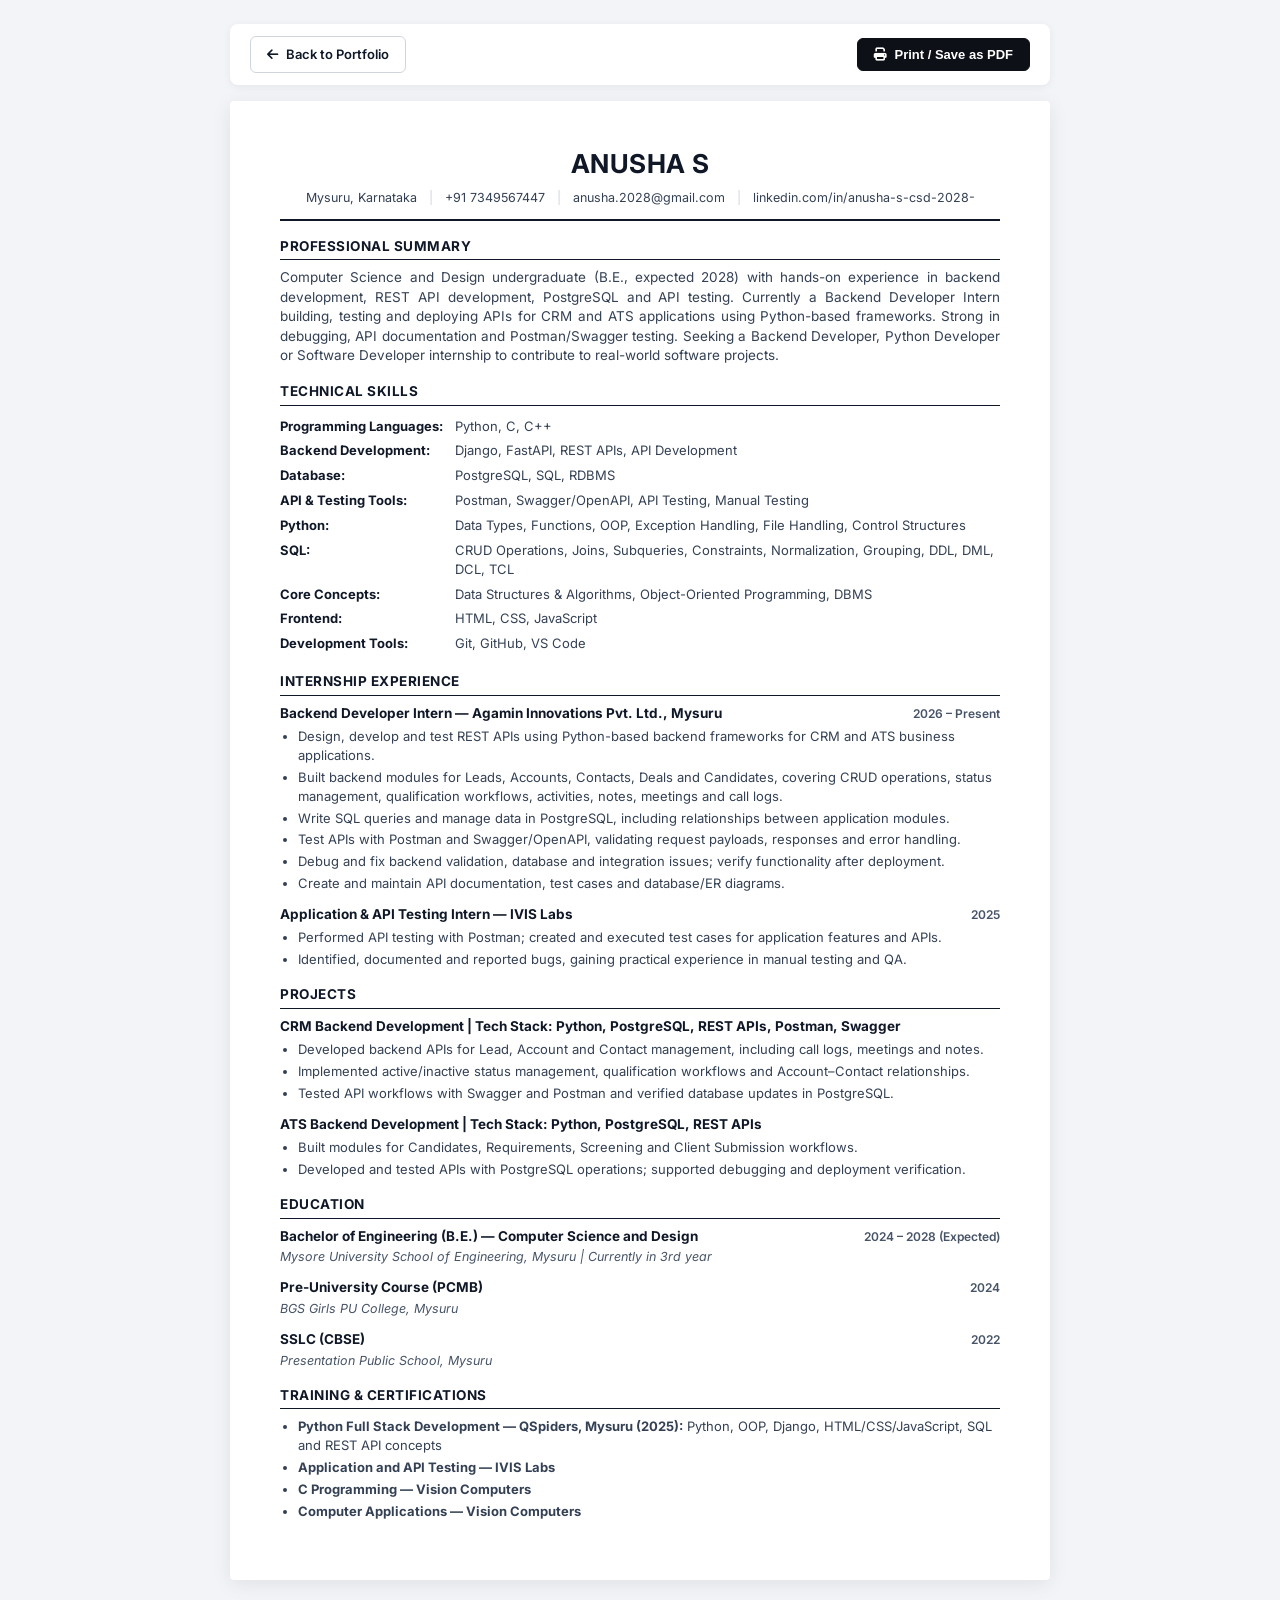
<file: assets/resume.html>
<!DOCTYPE html>
<html lang="en">
<head>
  <meta charset="UTF-8">
  <meta name="viewport" content="width=device-width, initial-scale=1.0">
  <title>Anusha S — Resume (Backend Developer)</title>
  <link rel="preconnect" href="https://fonts.googleapis.com">
  <link rel="preconnect" href="https://fonts.gstatic.com" crossorigin>
  <link href="https://fonts.googleapis.com/css2?family=Inter:wght@400;500;600;700&display=swap" rel="stylesheet">
  <link rel="stylesheet" href="https://cdnjs.cloudflare.com/ajax/libs/font-awesome/6.5.1/css/all.min.css">
  <style>
    :root {
      --primary: #101828;
      --secondary: #344054;
      --muted: #475467;
      --border: #D0D5DD;
      --accent: #0284C7;
      --bg: #FFFFFF;
    }
    *, *::before, *::after { box-sizing: border-box; margin: 0; padding: 0; }
    body {
      font-family: 'Inter', -apple-system, BlinkMacSystemFont, sans-serif;
      color: var(--primary);
      background: #F2F4F7;
      line-height: 1.45;
      font-size: 13.5px;
      padding: 24px;
    }
    .resume-toolbar {
      max-width: 820px;
      margin: 0 auto 16px;
      display: flex;
      justify-content: space-between;
      align-items: center;
      background: white;
      padding: 12px 20px;
      border-radius: 8px;
      box-shadow: 0 2px 8px rgba(0,0,0,0.06);
    }
    .resume-toolbar a, .resume-toolbar button {
      display: inline-flex;
      align-items: center;
      gap: 8px;
      padding: 8px 16px;
      font-size: 13px;
      font-weight: 600;
      border-radius: 6px;
      text-decoration: none;
      cursor: pointer;
      border: 1px solid var(--border);
      background: white;
      color: var(--primary);
      transition: all 0.2s;
    }
    .resume-toolbar button.primary {
      background: #0D1117;
      color: white;
      border-color: #0D1117;
    }
    .resume-toolbar button.primary:hover {
      background: #24292F;
    }
    .page {
      max-width: 820px;
      margin: 0 auto;
      background: var(--bg);
      padding: 44px 50px;
      box-shadow: 0 4px 20px rgba(0,0,0,0.08);
      border-radius: 4px;
    }
    header {
      text-align: center;
      border-bottom: 2px solid var(--primary);
      padding-bottom: 12px;
      margin-bottom: 16px;
    }
    h1 {
      font-size: 26px;
      font-weight: 700;
      letter-spacing: 0.5px;
      text-transform: uppercase;
      margin-bottom: 6px;
    }
    .contact-line {
      display: flex;
      justify-content: center;
      flex-wrap: wrap;
      gap: 12px;
      font-size: 12.5px;
      color: var(--secondary);
    }
    .contact-line a { color: inherit; text-decoration: none; }
    .contact-line a:hover { color: var(--accent); }
    .contact-line span.sep { color: var(--border); }
    section { margin-bottom: 16px; }
    h2 {
      font-size: 13.5px;
      font-weight: 700;
      text-transform: uppercase;
      letter-spacing: 0.5px;
      border-bottom: 1px solid var(--primary);
      padding-bottom: 3px;
      margin-bottom: 8px;
      color: var(--primary);
    }
    p { margin-bottom: 6px; color: var(--secondary); text-align: justify; }
    .entry { margin-bottom: 12px; }
    .entry:last-child { margin-bottom: 0; }
    .entry-header {
      display: flex;
      justify-content: space-between;
      align-items: baseline;
      font-weight: 700;
      color: var(--primary);
      margin-bottom: 2px;
      font-size: 13.5px;
    }
    .entry-date {
      font-weight: 600;
      font-size: 12px;
      color: var(--muted);
      white-space: nowrap;
    }
    .entry-sub {
      color: var(--muted);
      font-size: 12.5px;
      margin-bottom: 4px;
      font-style: italic;
    }
    ul {
      list-style-type: disc;
      padding-left: 18px;
      margin-top: 4px;
    }
    li {
      margin-bottom: 3px;
      color: var(--secondary);
      font-size: 13px;
    }
    .skills-table {
      width: 100%;
      border-collapse: collapse;
      font-size: 13px;
    }
    .skills-table td {
      padding: 3px 0;
      vertical-align: top;
    }
    .skills-table td.label {
      font-weight: 700;
      width: 175px;
      color: var(--primary);
    }
    .skills-table td.value {
      color: var(--secondary);
    }
    @media print {
      body { background: white; padding: 0; }
      .resume-toolbar { display: none !important; }
      .page { box-shadow: none; padding: 24px 30px; margin: 0; max-width: 100%; }
      @page { margin: 12mm 10mm; }
    }
  </style>
</head>
<body>

  <div class="resume-toolbar">
    <a href="../index.html"><i class="fa-solid fa-arrow-left"></i> Back to Portfolio</a>
    <button class="primary" onclick="window.print()"><i class="fa-solid fa-print"></i> Print / Save as PDF</button>
  </div>

  <main class="page">
    <header>
      <h1>Anusha S</h1>
      <div class="contact-line">
        <span>Mysuru, Karnataka</span>
        <span class="sep">|</span>
        <a href="tel:+917349567447">+91 7349567447</a>
        <span class="sep">|</span>
        <a href="mailto:anusha.2028@gmail.com">anusha.2028@gmail.com</a>
        <span class="sep">|</span>
        <a href="https://linkedin.com/in/anusha-s-csd-2028-" target="_blank" rel="noopener">linkedin.com/in/anusha-s-csd-2028-</a>
      </div>
    </header>

    <section>
      <h2>Professional Summary</h2>
      <p>
        Computer Science and Design undergraduate (B.E., expected 2028) with hands-on experience in backend development,
        REST API development, PostgreSQL and API testing. Currently a Backend Developer Intern building, testing and
        deploying APIs for CRM and ATS applications using Python-based frameworks. Strong in debugging, API documentation
        and Postman/Swagger testing. Seeking a Backend Developer, Python Developer or Software Developer internship to
        contribute to real-world software projects.
      </p>
    </section>

    <section>
      <h2>Technical Skills</h2>
      <table class="skills-table">
        <tr>
          <td class="label">Programming Languages:</td>
          <td class="value">Python, C, C++</td>
        </tr>
        <tr>
          <td class="label">Backend Development:</td>
          <td class="value">Django, FastAPI, REST APIs, API Development</td>
        </tr>
        <tr>
          <td class="label">Database:</td>
          <td class="value">PostgreSQL, SQL, RDBMS</td>
        </tr>
        <tr>
          <td class="label">API &amp; Testing Tools:</td>
          <td class="value">Postman, Swagger/OpenAPI, API Testing, Manual Testing</td>
        </tr>
        <tr>
          <td class="label">Python:</td>
          <td class="value">Data Types, Functions, OOP, Exception Handling, File Handling, Control Structures</td>
        </tr>
        <tr>
          <td class="label">SQL:</td>
          <td class="value">CRUD Operations, Joins, Subqueries, Constraints, Normalization, Grouping, DDL, DML, DCL, TCL</td>
        </tr>
        <tr>
          <td class="label">Core Concepts:</td>
          <td class="value">Data Structures &amp; Algorithms, Object-Oriented Programming, DBMS</td>
        </tr>
        <tr>
          <td class="label">Frontend:</td>
          <td class="value">HTML, CSS, JavaScript</td>
        </tr>
        <tr>
          <td class="label">Development Tools:</td>
          <td class="value">Git, GitHub, VS Code</td>
        </tr>
      </table>
    </section>

    <section>
      <h2>Internship Experience</h2>

      <div class="entry">
        <div class="entry-header">
          <span>Backend Developer Intern — Agamin Innovations Pvt. Ltd., Mysuru</span>
          <span class="entry-date">2026 – Present</span>
        </div>
        <ul>
          <li>Design, develop and test REST APIs using Python-based backend frameworks for CRM and ATS business applications.</li>
          <li>Built backend modules for Leads, Accounts, Contacts, Deals and Candidates, covering CRUD operations, status management, qualification workflows, activities, notes, meetings and call logs.</li>
          <li>Write SQL queries and manage data in PostgreSQL, including relationships between application modules.</li>
          <li>Test APIs with Postman and Swagger/OpenAPI, validating request payloads, responses and error handling.</li>
          <li>Debug and fix backend validation, database and integration issues; verify functionality after deployment.</li>
          <li>Create and maintain API documentation, test cases and database/ER diagrams.</li>
        </ul>
      </div>

      <div class="entry">
        <div class="entry-header">
          <span>Application &amp; API Testing Intern — IVIS Labs</span>
          <span class="entry-date">2025</span>
        </div>
        <ul>
          <li>Performed API testing with Postman; created and executed test cases for application features and APIs.</li>
          <li>Identified, documented and reported bugs, gaining practical experience in manual testing and QA.</li>
        </ul>
      </div>
    </section>

    <section>
      <h2>Projects</h2>

      <div class="entry">
        <div class="entry-header">
          <span>CRM Backend Development | Tech Stack: Python, PostgreSQL, REST APIs, Postman, Swagger</span>
        </div>
        <ul>
          <li>Developed backend APIs for Lead, Account and Contact management, including call logs, meetings and notes.</li>
          <li>Implemented active/inactive status management, qualification workflows and Account–Contact relationships.</li>
          <li>Tested API workflows with Swagger and Postman and verified database updates in PostgreSQL.</li>
        </ul>
      </div>

      <div class="entry">
        <div class="entry-header">
          <span>ATS Backend Development | Tech Stack: Python, PostgreSQL, REST APIs</span>
        </div>
        <ul>
          <li>Built modules for Candidates, Requirements, Screening and Client Submission workflows.</li>
          <li>Developed and tested APIs with PostgreSQL operations; supported debugging and deployment verification.</li>
        </ul>
      </div>
    </section>

    <section>
      <h2>Education</h2>

      <div class="entry">
        <div class="entry-header">
          <span>Bachelor of Engineering (B.E.) — Computer Science and Design</span>
          <span class="entry-date">2024 – 2028 (Expected)</span>
        </div>
        <div class="entry-sub">Mysore University School of Engineering, Mysuru | Currently in 3rd year</div>
      </div>

      <div class="entry">
        <div class="entry-header">
          <span>Pre-University Course (PCMB)</span>
          <span class="entry-date">2024</span>
        </div>
        <div class="entry-sub">BGS Girls PU College, Mysuru</div>
      </div>

      <div class="entry">
        <div class="entry-header">
          <span>SSLC (CBSE)</span>
          <span class="entry-date">2022</span>
        </div>
        <div class="entry-sub">Presentation Public School, Mysuru</div>
      </div>
    </section>

    <section>
      <h2>Training &amp; Certifications</h2>
      <ul>
        <li><strong>Python Full Stack Development — QSpiders, Mysuru (2025):</strong> Python, OOP, Django, HTML/CSS/JavaScript, SQL and REST API concepts</li>
        <li><strong>Application and API Testing — IVIS Labs</strong></li>
        <li><strong>C Programming — Vision Computers</strong></li>
        <li><strong>Computer Applications — Vision Computers</strong></li>
      </ul>
    </section>
  </main>

</body>
</html>
</file>
<file: style.css>
/* ==========================================================================
   ANUSHA S — PORTFOLIO STYLESHEET
   Theme: "Editor / IDE" — Developer Aesthetic for Backend Engineers
   Structure: 1. Variables  2. Reset  3. Base  4. Loader  5. Navbar
              6. Hero  7. Sections/Utilities  8. Timeline  9. Projects
              10. Skills Matrix  11. Education & Certs  12. About  13. Contact
              14. Footer  15. Scroll-top  16. Animations  17. Responsive
   ========================================================================== */

/* ---------- 1. CSS VARIABLES (THEME TOKENS) ---------- */
:root{
  /* Core palette — dark (default) */
  --bg: #0D1117;
  --surface: #131A22;
  --surface-2: #1B232D;
  --border: #263140;
  --text: #E6EDF3;
  --text-muted: #92A0B3;

  /* Accent trio — inspired by syntax highlighting */
  --accent: #58C4DC;       /* keyword blue   */
  --accent-2: #F2B94C;     /* string amber   */
  --accent-3: #7EE787;     /* comment green  */
  --danger: #F17C8B;

  --accent-rgb: 88,196,220;

  /* Typography */
  --font-display: 'Space Grotesk', sans-serif;
  --font-body: 'Inter', sans-serif;
  --font-mono: 'JetBrains Mono', monospace;

  /* Layout */
  --container-w: 1200px;
  --radius-sm: 6px;
  --radius-md: 12px;
  --radius-lg: 20px;
  --nav-h: 72px;

  /* Shadows */
  --shadow-md: 0 10px 30px rgba(0,0,0,0.35);
  --shadow-glow: 0 0 0 1px rgba(var(--accent-rgb),0.25), 0 8px 24px rgba(var(--accent-rgb),0.12);

  /* Motion */
  --transition: 0.25s ease;
}

/* Light theme override */
[data-theme="light"]{
  --bg: #F6F8FB;
  --surface: #FFFFFF;
  --surface-2: #EEF2F7;
  --border: #DCE3EC;
  --text: #101826;
  --text-muted: #566277;
  --shadow-md: 0 10px 30px rgba(16,24,38,0.08);
  --shadow-glow: 0 0 0 1px rgba(var(--accent-rgb),0.35), 0 8px 24px rgba(var(--accent-rgb),0.15);
}

/* ---------- 2. RESET ---------- */
*, *::before, *::after{ box-sizing: border-box; margin: 0; padding: 0; }
html{ scroll-behavior: smooth; scroll-padding-top: var(--nav-h); }
body{
  background: var(--bg);
  color: var(--text);
  font-family: var(--font-body);
  line-height: 1.6;
  overflow-x: hidden;
  transition: background var(--transition), color var(--transition);
}
img{ max-width: 100%; display: block; }
a{ color: inherit; text-decoration: none; }
ul{ list-style: none; }
button{ font-family: inherit; cursor: pointer; border: none; background: none; color: inherit; }
input, textarea{ font-family: inherit; font-size: 1rem; }

@media (prefers-reduced-motion: reduce){
  *, *::before, *::after{ animation-duration: 0.001ms !important; animation-iteration-count: 1 !important; transition-duration: 0.001ms !important; scroll-behavior: auto !important; }
}

::selection{ background: rgba(var(--accent-rgb),0.35); color: var(--text); }

/* Focus visibility for accessibility */
a:focus-visible, button:focus-visible, input:focus-visible, textarea:focus-visible{
  outline: 2px solid var(--accent);
  outline-offset: 3px;
  border-radius: 4px;
}

/* Skip link */
.skip-link{
  position: absolute; left: -9999px; top: 0; background: var(--accent); color: #06222b;
  padding: 10px 16px; z-index: 10000; border-radius: 0 0 8px 0; font-weight: 600;
}
.skip-link:focus{ left: 0; }

/* ---------- 3. BASE / UTILITY ---------- */
.container{ max-width: var(--container-w); margin: 0 auto; padding: 0 24px; }

.section{ padding: 100px 0; }
.section--alt{ background: var(--surface); }

.eyebrow{
  font-family: var(--font-mono);
  color: var(--accent-3);
  font-size: 0.9rem;
  letter-spacing: 0.02em;
  margin-bottom: 10px;
}
.eyebrow__prompt{ color: var(--accent); margin-right: 6px; }

.section__title{
  font-family: var(--font-display);
  font-size: clamp(1.9rem, 4vw, 2.6rem);
  font-weight: 700;
  margin-bottom: 14px;
}
.section__subtitle{ color: var(--text-muted); max-width: 680px; margin-bottom: 44px; }

.badge-live{
  font-family: var(--font-mono);
  font-size: 0.7rem;
  color: var(--accent-3);
  background: rgba(126,231,135,0.12);
  border: 1px solid rgba(126,231,135,0.35);
  padding: 3px 10px;
  border-radius: 20px;
  display: inline-flex;
  align-items: center;
  gap: 5px;
}

.badge-done{
  font-family: var(--font-mono);
  font-size: 0.7rem;
  color: var(--text-muted);
  background: var(--surface-2);
  border: 1px solid var(--border);
  padding: 3px 10px;
  border-radius: 20px;
  display: inline-flex;
  align-items: center;
  gap: 5px;
}

/* Buttons */
.btn{
  display: inline-flex; align-items: center; gap: 10px;
  padding: 12px 24px;
  border-radius: var(--radius-sm);
  font-weight: 600; font-size: 0.95rem;
  transition: transform var(--transition), box-shadow var(--transition), background var(--transition), border-color var(--transition);
  white-space: nowrap;
}
.btn--primary{
  background: var(--accent);
  color: #06222b;
  box-shadow: var(--shadow-glow);
}
.btn--primary:hover{ transform: translateY(-3px); box-shadow: 0 14px 28px rgba(var(--accent-rgb),0.3); }
.btn--outline{
  background: transparent;
  border: 1px solid var(--border);
  color: var(--text);
}
.btn--outline:hover{ border-color: var(--accent); color: var(--accent); transform: translateY(-3px); }
.btn--accent-outline{
  background: rgba(var(--accent-rgb), 0.08);
  border: 1px solid var(--accent);
  color: var(--accent);
  box-shadow: 0 0 15px rgba(var(--accent-rgb), 0.15);
}
.btn--accent-outline:hover{
  background: var(--accent);
  color: #06222b;
  transform: translateY(-3px);
  box-shadow: 0 8px 24px rgba(var(--accent-rgb), 0.35);
}
.btn--ghost{
  background: transparent;
  border: 1px dashed var(--border);
  color: var(--text-muted);
}
.btn--ghost:hover{
  border-color: var(--accent);
  color: var(--accent);
  background: rgba(var(--accent-rgb), 0.05);
  transform: translateY(-3px);
}
.btn--sm{ padding: 8px 16px; font-size: 0.85rem; }
.btn--block{ width: 100%; justify-content: center; }

/* Chips */
.chip-row{ display: flex; flex-wrap: wrap; gap: 10px; }
.chip-row--sm{ gap: 8px; margin: 14px 0; }
.chip-row--sm .chip{ font-size: 0.78rem; padding: 4px 12px; }
.chip{
  display: inline-flex; align-items: center; gap: 6px;
  background: var(--surface-2);
  border: 1px solid var(--border);
  color: var(--text);
  padding: 7px 15px;
  border-radius: 30px;
  font-size: 0.85rem;
  transition: border-color var(--transition), transform var(--transition), color var(--transition);
}
.chip:hover{ border-color: var(--accent); color: var(--accent); transform: translateY(-2px); }
.chip--accent{
  border-color: rgba(var(--accent-rgb),0.4);
  color: var(--accent);
  background: rgba(var(--accent-rgb),0.08);
  font-weight: 600;
}

/* Check list */
.check-list li{ display: flex; gap: 12px; align-items: flex-start; margin-bottom: 12px; color: var(--text-muted); font-size: 0.94rem; line-height: 1.6; }
.check-list i{ color: var(--accent-3); margin-top: 5px; flex-shrink: 0; }
.check-list strong{ color: var(--text); }

/* Dots (window chrome) */
.dot{ width: 11px; height: 11px; border-radius: 50%; display: inline-block; }
.dot--red{ background: #F17C8B; }
.dot--yellow{ background: #F2B94C; }
.dot--green{ background: #7EE787; }

/* ---------- 4. LOADER ---------- */
.loader{
  position: fixed; inset: 0; z-index: 99999;
  background: var(--bg);
  display: flex; align-items: center; justify-content: center;
  transition: opacity 0.4s ease, visibility 0.4s ease;
}
.loader.is-hidden{ opacity: 0; visibility: hidden; pointer-events: none; }
.loader__window{
  background: var(--surface);
  border: 1px solid var(--border);
  border-radius: var(--radius-md);
  padding: 24px 32px;
  width: min(90vw, 420px);
  box-shadow: var(--shadow-md);
}
.loader__dots{ display: flex; gap: 8px; margin-bottom: 18px; }
.loader__dots span{ width: 10px; height: 10px; border-radius: 50%; background: var(--border); }
.loader__dots span:nth-child(1){ background: #F17C8B; }
.loader__dots span:nth-child(2){ background: #F2B94C; }
.loader__dots span:nth-child(3){ background: #7EE787; }
.loader__text{ font-family: var(--font-mono); font-size: 0.9rem; color: var(--text); margin-bottom: 16px; }
.loader__prompt{ color: var(--accent-3); font-weight: 700; margin-right: 6px; }
.loader__cursor{ animation: blink 0.9s step-end infinite; color: var(--accent); }
.loader__bar{ height: 4px; background: var(--surface-2); border-radius: 4px; overflow: hidden; }
.loader__bar-fill{
  height: 100%; width: 0%;
  background: linear-gradient(90deg, var(--accent), var(--accent-3));
  animation: loadProgress 1.4s ease forwards;
}
@keyframes loadProgress{ 0%{ width: 0%; } 60%{ width: 75%; } 100%{ width: 100%; } }
@keyframes blink{ 50%{ opacity: 0; } }

/* ---------- 5. NAVBAR ---------- */
.navbar{
  position: fixed; top: 0; left: 0; right: 0; z-index: 1000;
  height: var(--nav-h);
  background: rgba(13,17,23,0.85);
  backdrop-filter: blur(14px);
  -webkit-backdrop-filter: blur(14px);
  border-bottom: 1px solid var(--border);
  transition: background var(--transition), box-shadow var(--transition);
}
[data-theme="light"] .navbar{ background: rgba(246,248,251,0.88); }
.navbar__inner{
  max-width: var(--container-w);
  margin: 0 auto;
  padding: 0 24px;
  height: 100%;
  display: flex; align-items: center; justify-content: space-between;
}
.navbar__brand{
  font-family: var(--font-mono);
  font-weight: 700; font-size: 1.05rem;
  display: flex; align-items: center; gap: 6px;
  color: var(--text);
}
.navbar__brand-icon{ color: var(--accent); font-weight: 800; }
.navbar__brand-dot{ color: var(--accent-3); }
.navbar__tabs{ display: flex; gap: 4px; }
.tab{
  font-family: var(--font-mono);
  font-size: 0.82rem;
  color: var(--text-muted);
  padding: 8px 14px;
  border-radius: 8px 8px 0 0;
  border-bottom: 2px solid transparent;
  white-space: nowrap;
  transition: color var(--transition), border-color var(--transition), background var(--transition);
}
.tab:hover{ color: var(--text); background: var(--surface-2); }
.tab.active{ color: var(--accent); border-bottom-color: var(--accent); background: var(--surface-2); }

.navbar__actions{ display: flex; align-items: center; gap: 10px; flex-shrink: 0; }
.tab-icon-accent{ color: var(--accent); margin-right: 4px; }

/* Persona Switcher */
.persona-switch{
  display: flex;
  background: var(--surface-2);
  border: 1px solid var(--border);
  border-radius: 30px;
  padding: 3px;
  gap: 2px;
}
.persona-btn{
  font-family: var(--font-mono);
  font-size: 0.74rem;
  padding: 5px 11px;
  border-radius: 20px;
  color: var(--text-muted);
  display: inline-flex;
  align-items: center;
  gap: 6px;
  transition: all var(--transition);
}
.persona-btn:hover{ color: var(--text); }
.persona-btn.active{
  background: var(--accent);
  color: #06222b;
  font-weight: 700;
  box-shadow: 0 2px 8px rgba(var(--accent-rgb), 0.3);
}

/* Command Palette Trigger Button */
.cmd-k-btn{
  height: 38px;
  padding: 0 12px;
  border-radius: var(--radius-sm);
  background: var(--surface-2);
  border: 1px solid var(--border);
  color: var(--text-muted);
  font-family: var(--font-mono);
  font-size: 0.78rem;
  display: inline-flex;
  align-items: center;
  gap: 8px;
  transition: all var(--transition);
}
.cmd-k-btn:hover{
  border-color: var(--accent);
  color: var(--accent);
  background: rgba(var(--accent-rgb), 0.08);
}
.cmd-k-kbd{
  background: var(--bg);
  border: 1px solid var(--border);
  padding: 2px 6px;
  border-radius: 4px;
  font-size: 0.68rem;
  color: var(--text);
}

.theme-toggle{
  width: 38px; height: 38px; border-radius: 50%;
  border: 1px solid var(--border);
  display: flex; align-items: center; justify-content: center;
  color: var(--text); transition: border-color var(--transition), transform var(--transition);
  position: relative;
}
.theme-toggle:hover{ border-color: var(--accent); transform: rotate(15deg); }
.theme-toggle i{ position: absolute; transition: opacity var(--transition), transform var(--transition); }
#themeIconSun{ opacity: 0; transform: scale(0.5) rotate(-90deg); }
#themeIconMoon{ opacity: 1; transform: scale(1) rotate(0); }
[data-theme="light"] #themeIconSun{ opacity: 1; transform: scale(1) rotate(0); color: var(--accent-2); }
[data-theme="light"] #themeIconMoon{ opacity: 0; transform: scale(0.5) rotate(90deg); }

.hamburger{ display: none; flex-direction: column; gap: 5px; width: 40px; height: 40px; align-items: center; justify-content: center; }
.hamburger span{ width: 22px; height: 2px; background: var(--text); transition: transform var(--transition), opacity var(--transition); }
.hamburger.active span:nth-child(1){ transform: translateY(7px) rotate(45deg); }
.hamburger.active span:nth-child(2){ opacity: 0; }
.hamburger.active span:nth-child(3){ transform: translateY(-7px) rotate(-45deg); }

.mobile-menu{
  display: none; flex-direction: column;
  position: absolute; top: 100%; left: 0; right: 0;
  background: var(--surface); border-bottom: 1px solid var(--border);
  padding: 10px 24px 20px;
  max-height: 0; overflow: hidden;
  transition: max-height 0.35s ease;
}
.mobile-menu.open{ max-height: 520px; }
.mobile-menu .tab{ padding: 12px 6px; border-radius: 6px; display: flex; align-items: center; gap: 10px; border-bottom: none; }
.mobile-menu .tab.active{ background: var(--surface-2); }

/* ---------- 6. HERO ---------- */
.hero{
  position: relative; min-height: 100vh;
  display: flex; align-items: center;
  padding-top: var(--nav-h);
  overflow: hidden;
}
.hero__bg{ position: absolute; inset: 0; z-index: 0; }
.hero__grid{
  position: absolute; inset: 0;
  background-image:
    linear-gradient(rgba(var(--accent-rgb),0.06) 1px, transparent 1px),
    linear-gradient(90deg, rgba(var(--accent-rgb),0.06) 1px, transparent 1px);
  background-size: 42px 42px;
  mask-image: radial-gradient(ellipse 80% 60% at 50% 30%, black 30%, transparent 75%);
}
.hero__glow{ position: absolute; border-radius: 50%; filter: blur(100px); opacity: 0.25; }
.hero__glow--1{ width: 420px; height: 420px; background: var(--accent); top: -100px; right: -80px; }
.hero__glow--2{ width: 380px; height: 380px; background: var(--accent-3); bottom: -140px; left: -100px; }

.hero__inner{
  position: relative; z-index: 1;
  display: grid; grid-template-columns: 1.15fr 0.85fr; gap: 50px; align-items: center;
  padding-top: 30px; padding-bottom: 60px;
}

/* Hero Top Status Pills */
.hero__top-pills{
  display: flex;
  align-items: center;
  gap: 12px;
  margin-bottom: 14px;
  flex-wrap: wrap;
}
.status-beacon{
  font-family: var(--font-mono);
  font-size: 0.78rem;
  color: var(--accent-3);
  background: rgba(126,231,135,0.1);
  border: 1px solid rgba(126,231,135,0.3);
  padding: 4px 12px;
  border-radius: 20px;
  display: inline-flex;
  align-items: center;
  gap: 8px;
}
.status-beacon__dot{
  width: 8px; height: 8px; border-radius: 50%;
  background: var(--accent-3);
  box-shadow: 0 0 10px var(--accent-3);
  animation: pulseBeacon 1.8s infinite;
}
@keyframes pulseBeacon{ 0%,100%{ opacity: 1; transform: scale(1); } 50%{ opacity: 0.4; transform: scale(0.85); } }

.badge-role-pill{
  font-family: var(--font-mono);
  font-size: 0.78rem;
  color: var(--accent);
  background: rgba(var(--accent-rgb),0.1);
  border: 1px solid rgba(var(--accent-rgb),0.3);
  padding: 4px 12px;
  border-radius: 20px;
  display: inline-flex;
  align-items: center;
  gap: 6px;
}

.hero__name{ font-family: var(--font-display); font-size: clamp(2.6rem, 6vw, 4.2rem); font-weight: 700; line-height: 1.05; margin-bottom: 6px; }
.hero__title{ font-family: var(--font-mono); font-size: clamp(1.1rem, 2.4vw, 1.45rem); color: var(--accent); min-height: 2em; margin-bottom: 18px; }
.typed-cursor{ animation: blink 0.9s step-end infinite; color: var(--accent); }
.hero__intro{ color: var(--text-muted); max-width: 580px; margin-bottom: 22px; font-size: 1.02rem; line-height: 1.65; }
.hero__intro strong{ color: var(--text); }

/* Recruiter Highlight Box */
.recruiter-highlight-box{
  background: linear-gradient(135deg, rgba(var(--accent-rgb),0.08), rgba(242,185,76,0.08));
  border: 1px solid rgba(var(--accent-rgb),0.3);
  border-radius: var(--radius-md);
  padding: 16px 20px;
  margin-bottom: 26px;
  transition: all var(--transition);
}
.recruiter-highlight-header{
  font-family: var(--font-mono);
  font-size: 0.8rem;
  color: var(--accent-2);
  margin-bottom: 12px;
  display: flex;
  align-items: center;
  gap: 8px;
}
.recruiter-highlight-metrics{
  display: grid;
  grid-template-columns: repeat(3, 1fr);
  gap: 12px;
}
.r-metric{
  background: var(--surface);
  border: 1px solid var(--border);
  padding: 8px 12px;
  border-radius: var(--radius-sm);
  display: flex;
  flex-direction: column;
}
.r-metric strong{
  font-family: var(--font-display);
  font-size: 1.25rem;
  color: var(--accent);
  line-height: 1.1;
}
.r-metric span{
  font-size: 0.72rem;
  color: var(--text-muted);
  line-height: 1.3;
  margin-top: 3px;
}

/* Recruiter Persona Mode styling highlights */
body[data-persona="recruiter"] .recruiter-highlight-box{
  border-color: var(--accent);
  box-shadow: 0 0 20px rgba(var(--accent-rgb), 0.2);
}
body[data-persona="recruiter"] #downloadResumeBtn{
  animation: pulseGlow 2.5s infinite;
}
@keyframes pulseGlow{ 0%,100%{ box-shadow: var(--shadow-glow); } 50%{ box-shadow: 0 0 25px rgba(var(--accent-rgb),0.6); } }

.hero__cta{ display: flex; gap: 12px; flex-wrap: wrap; margin-bottom: 26px; align-items: center; }

.hero__socials{ display: flex; gap: 14px; }
.hero__socials a{
  width: 42px; height: 42px; border-radius: 50%;
  border: 1px solid var(--border);
  display: flex; align-items: center; justify-content: center;
  transition: border-color var(--transition), color var(--transition), transform var(--transition);
}
.hero__socials a:hover{ border-color: var(--accent); color: var(--accent); transform: translateY(-4px); }

/* ---------- DEVELOPER BENTO DECK ---------- */
.bento-deck{
  background: var(--surface);
  border: 1px solid var(--border);
  border-radius: var(--radius-md);
  overflow: hidden;
  box-shadow: var(--shadow-md);
  transition: border-color var(--transition), box-shadow var(--transition);
}
.bento-deck:hover{
  border-color: rgba(var(--accent-rgb),0.4);
  box-shadow: 0 14px 40px rgba(0,0,0,0.45);
}
.bento-deck__header{
  display: flex; align-items: center; justify-content: space-between;
  padding: 10px 16px;
  background: var(--surface-2);
  border-bottom: 1px solid var(--border);
}
.bento-deck__dots{ display: flex; gap: 7px; }
.bento-deck__tabs{ display: flex; gap: 4px; }
.bento-tab{
  font-family: var(--font-mono);
  font-size: 0.74rem;
  color: var(--text-muted);
  padding: 6px 12px;
  border-radius: var(--radius-sm);
  display: inline-flex;
  align-items: center;
  gap: 6px;
  transition: all var(--transition);
}
.bento-tab:hover{ color: var(--text); background: rgba(255,255,255,0.05); }
.bento-tab.active{
  background: var(--bg);
  color: var(--accent);
  border: 1px solid var(--border);
  font-weight: 600;
}

.bento-pane{ display: none; }
.bento-pane.active{ display: block; }

.editor-header-bar{
  display: flex; align-items: center; justify-content: space-between;
  padding: 10px 20px;
  background: rgba(0,0,0,0.15);
  border-bottom: 1px solid var(--border);
  font-family: var(--font-mono);
  font-size: 0.75rem;
}
.status-indicator-badge{
  color: var(--accent-3);
  display: inline-flex;
  align-items: center;
  gap: 6px;
}
.editor-meta{ color: var(--text-muted); }

.editor-card__body{ padding: 20px 22px; }
.editor-card__code{
  font-family: var(--font-mono); font-size: 0.82rem; line-height: 1.7;
  color: var(--text-muted); white-space: pre-wrap; overflow-x: auto;
}
.tok-key{ color: #C792EA; font-weight: 600; }
.tok-class{ color: var(--accent-2); }
.tok-func{ color: var(--accent); }
.tok-str{ color: var(--accent-3); }

.bento-pane-footer{
  display: flex; align-items: center; justify-content: space-between;
  padding: 12px 20px;
  background: var(--surface-2);
  border-top: 1px solid var(--border);
}
.bento-mini-btn{
  font-family: var(--font-mono);
  font-size: 0.76rem;
  padding: 6px 14px;
  border-radius: var(--radius-sm);
  background: rgba(var(--accent-rgb),0.12);
  border: 1px solid var(--accent);
  color: var(--accent);
  display: inline-flex;
  align-items: center;
  gap: 6px;
  transition: all var(--transition);
}
.bento-mini-btn:hover{
  background: var(--accent);
  color: #06222b;
  transform: translateY(-2px);
}
.bento-latency{
  font-family: var(--font-mono);
  font-size: 0.74rem;
  color: var(--text-muted);
}

/* Bento Telemetry Tab */
.telemetry-grid{
  display: grid;
  grid-template-columns: repeat(2, 1fr);
  gap: 14px;
  padding: 20px;
}
.telemetry-card{
  background: var(--bg);
  border: 1px solid var(--border);
  border-radius: var(--radius-sm);
  padding: 14px;
  display: flex;
  flex-direction: column;
}
.telemetry-label{
  font-family: var(--font-mono);
  font-size: 0.72rem;
  color: var(--text-muted);
  margin-bottom: 6px;
  display: flex;
  align-items: center;
  gap: 6px;
}
.telemetry-value{
  font-family: var(--font-display);
  font-size: 1.15rem;
  font-weight: 700;
  color: var(--text);
}
.telemetry-value--green{ color: var(--accent-3); }
.telemetry-value--blue{ color: var(--accent); }
.telemetry-sub{
  font-size: 0.7rem;
  color: var(--text-muted);
  margin-top: 4px;
}
.telemetry-currently-coding{
  padding: 12px 20px;
  background: var(--surface-2);
  border-top: 1px solid var(--border);
  font-family: var(--font-mono);
  font-size: 0.74rem;
  color: var(--text);
  display: flex;
  align-items: center;
  gap: 10px;
}
.t-pulse{
  width: 8px; height: 8px; border-radius: 50%;
  background: var(--accent);
  box-shadow: 0 0 8px var(--accent);
  animation: pulseBeacon 1.5s infinite;
}

/* Bento CLI Tab */
.cli-terminal{
  padding: 16px 20px;
  background: #090D12;
  font-family: var(--font-mono);
  font-size: 0.8rem;
  min-height: 240px;
  max-height: 270px;
  overflow-y: auto;
}
.cli-line{ margin-bottom: 8px; line-height: 1.5; }
.cli-line--sys{ color: var(--accent-2); font-size: 0.75rem; }
.cli-prompt{ color: var(--accent-3); margin-right: 8px; font-weight: 600; }
.cli-output{ color: var(--text); padding-left: 12px; border-left: 2px solid var(--border); }
.cli-input-row{ display: flex; align-items: center; margin-top: 10px; }
.cli-input{
  flex: 1; background: transparent; border: none; outline: none;
  color: var(--text); font-family: var(--font-mono); font-size: 0.8rem;
}
.cli-quick-chips{
  display: flex; gap: 6px; padding: 10px 16px;
  background: var(--surface-2); border-top: 1px solid var(--border);
  flex-wrap: wrap;
}
.cli-chip{
  font-family: var(--font-mono); font-size: 0.7rem;
  padding: 3px 8px; border-radius: 4px;
  background: var(--bg); border: 1px solid var(--border);
  color: var(--text-muted); transition: all var(--transition);
}
.cli-chip:hover{ color: var(--accent); border-color: var(--accent); }

.scroll-indicator{
  position: absolute; bottom: 28px; left: 50%; transform: translateX(-50%);
  display: flex; flex-direction: column; align-items: center; gap: 6px;
  color: var(--text-muted); font-size: 0.8rem; z-index: 1;
}
.scroll-indicator span{
  width: 1px; height: 34px; background: linear-gradient(var(--accent), transparent);
  animation: scrollLine 1.8s ease-in-out infinite;
}
@keyframes scrollLine{ 0%,100%{ opacity: 0.3; } 50%{ opacity: 1; } }

/* ---------- 8. TIMELINE (EXPERIENCE & EDUCATION) ---------- */
.timeline{ position: relative; max-width: 860px; margin: 0 auto; padding-left: 30px; }
.timeline::before{
  content: ''; position: absolute; left: 0; top: 6px; bottom: 6px; width: 2px;
  background: linear-gradient(var(--accent), var(--border));
}
.timeline__item{ position: relative; padding-bottom: 40px; padding-left: 30px; }
.timeline__item:last-child{ padding-bottom: 0; }
.timeline__dot{
  position: absolute; left: -35px; top: 6px; width: 12px; height: 12px; border-radius: 50%;
  background: var(--border); border: 2px solid var(--bg);
}
.timeline__dot--active{ background: var(--accent); box-shadow: 0 0 0 4px rgba(var(--accent-rgb),0.2); }
.timeline__card{
  background: var(--surface); border: 1px solid var(--border); border-radius: var(--radius-md);
  padding: 28px; transition: border-color var(--transition), transform var(--transition);
}
.section--alt .timeline__card{ background: var(--bg); }
.timeline__card:hover{ transform: translateX(4px); border-color: var(--accent); }
.timeline__card--active{ border-color: rgba(var(--accent-rgb),0.4); }

.timeline__badge-row{
  display: flex; align-items: center; justify-content: space-between;
  margin-bottom: 12px; flex-wrap: wrap; gap: 10px;
}
.timeline__year{
  font-family: var(--font-mono); font-size: 0.8rem; color: var(--accent);
  display: inline-flex; align-items: center; gap: 6px;
}
.timeline__card h3{ font-family: var(--font-display); font-size: 1.25rem; margin-bottom: 6px; }
.timeline__org{ color: var(--text-muted); font-weight: 600; margin-bottom: 12px; font-size: 0.95rem; }
.timeline__meta{ color: var(--text-muted); font-size: 0.88rem; margin-bottom: 10px; }

/* ---------- 9. PROJECTS ---------- */
.filter-bar{ display: flex; gap: 12px; flex-wrap: wrap; margin-bottom: 36px; }
.filter-btn{
  padding: 8px 18px; border-radius: 30px; border: 1px solid var(--border);
  font-size: 0.86rem; color: var(--text-muted); font-family: var(--font-mono);
  transition: all var(--transition);
}
.filter-btn:hover{ color: var(--text); border-color: var(--accent); }
.filter-btn.active{ background: var(--accent); color: #06222b; border-color: var(--accent); font-weight: 600; }

.projects__grid{ display: grid; grid-template-columns: repeat(3, 1fr); gap: 26px; }
.project-card{
  background: var(--surface); border: 1px solid var(--border); border-radius: var(--radius-md);
  overflow: hidden; transition: transform var(--transition), box-shadow var(--transition), border-color var(--transition);
  display: flex; flex-direction: column;
}
.project-card:hover{ transform: translateY(-6px); box-shadow: var(--shadow-md); border-color: rgba(var(--accent-rgb),0.4); }
.project-card.is-hidden{ display: none; }
.project-card__bar{ display: flex; align-items: center; justify-content: space-between; padding: 12px 16px; background: var(--surface-2); border-bottom: 1px solid var(--border); }
.project-card__bar > div:first-child{ display: flex; align-items: center; gap: 8px; }
.project-card__filename{ margin-left: 8px; font-family: var(--font-mono); font-size: 0.72rem; color: var(--text-muted); }
.card-status-chip{
  font-family: var(--font-mono);
  font-size: 0.68rem;
  color: var(--accent-3);
  display: inline-flex;
  align-items: center;
  gap: 5px;
}

.project-card__thumb{
  padding: 24px 16px; display: flex; align-items: center; justify-content: center;
  background: linear-gradient(135deg, rgba(var(--accent-rgb),0.08), rgba(126,231,135,0.05));
  border-bottom: 1px solid var(--border);
}

.method-badges{ display: flex; flex-wrap: wrap; gap: 8px; justify-content: center; }
.method-badge{
  font-family: var(--font-mono); font-size: 0.72rem; font-weight: 600;
  padding: 4px 10px; border-radius: 4px; letter-spacing: 0.02em;
}
.method-badge--post{ background: rgba(73, 204, 144, 0.15); color: #49CC90; border: 1px solid rgba(73, 204, 144, 0.35); }
.method-badge--get{ background: rgba(97, 175, 254, 0.15); color: #61AFFE; border: 1px solid rgba(97, 175, 254, 0.35); }
.method-badge--put{ background: rgba(252, 161, 48, 0.15); color: #FCA130; border: 1px solid rgba(252, 161, 48, 0.35); }
.method-badge--ok{ background: rgba(126, 231, 135, 0.15); color: var(--accent-3); border: 1px solid rgba(126, 231, 135, 0.35); }
.method-badge--bad{ background: rgba(241, 124, 139, 0.15); color: var(--danger); border: 1px solid rgba(241, 124, 139, 0.35); }
.method-badge--auth{ background: rgba(242, 185, 76, 0.15); color: var(--accent-2); border: 1px solid rgba(242, 185, 76, 0.35); }

.project-card__body{ padding: 24px; flex: 1; display: flex; flex-direction: column; }
.project-card__header{ display: flex; align-items: flex-start; justify-content: space-between; gap: 10px; margin-bottom: 10px; }
.project-card__header h3{ font-family: var(--font-display); font-size: 1.15rem; }
.badge-role{
  font-family: var(--font-mono); font-size: 0.65rem; padding: 3px 8px; border-radius: 4px;
  background: var(--surface-2); border: 1px solid var(--border); color: var(--accent); white-space: nowrap;
}
.project-card__body > p{ color: var(--text-muted); font-size: 0.9rem; margin-bottom: 8px; line-height: 1.55; }
.project-card__details{ margin: 12px 0 16px; border-top: 1px solid var(--border); padding-top: 12px; }
.project-card__details p{ font-size: 0.84rem; color: var(--text-muted); margin-bottom: 8px; line-height: 1.5; }
.project-card__details strong{ color: var(--text); }
.project-card__details i{ color: var(--accent); margin-right: 4px; width: 14px; text-align: center; }

/* Interactive Card Buttons */
.project-card__actions{
  display: grid;
  grid-template-columns: 1fr 1fr;
  gap: 10px;
  margin: 14px 0 10px;
}
.proj-action-btn{
  font-family: var(--font-mono);
  font-size: 0.74rem;
  padding: 8px 12px;
  border-radius: var(--radius-sm);
  background: var(--surface-2);
  border: 1px solid var(--border);
  color: var(--text);
  display: inline-flex;
  align-items: center;
  justify-content: center;
  gap: 6px;
  transition: all var(--transition);
}
.proj-action-btn:hover{
  border-color: var(--accent);
  color: var(--accent);
  transform: translateY(-2px);
}
.proj-action-btn--test{ border-color: rgba(var(--accent-rgb),0.3); color: var(--accent); }
.proj-action-btn--schema{ border-color: rgba(242, 185, 76, 0.3); color: var(--accent-2); }

/* Collapsible Project Drawer (Terminal & Schema) */
.project-drawer{
  display: none;
  background: #090D12;
  border: 1px solid var(--border);
  border-radius: var(--radius-sm);
  margin-top: 12px;
  margin-bottom: 14px;
  overflow: hidden;
  animation: slideDown 0.3s ease forwards;
}
.project-drawer.is-open{ display: block; }
@keyframes slideDown{ from{ opacity: 0; transform: translateY(-8px); } to{ opacity: 1; transform: translateY(0); } }

.drawer-header{
  display: flex;
  align-items: center;
  justify-content: space-between;
  padding: 8px 14px;
  background: #111720;
  border-bottom: 1px solid var(--border);
}
.drawer-title{
  font-family: var(--font-mono);
  font-size: 0.74rem;
  color: var(--accent);
  display: flex;
  align-items: center;
  gap: 6px;
}
.drawer-close-btn{
  color: var(--text-muted);
  font-size: 1.1rem;
  line-height: 1;
  padding: 0 4px;
  cursor: pointer;
}
.drawer-close-btn:hover{ color: var(--danger); }
.drawer-content{
  padding: 14px;
  font-family: var(--font-mono);
  font-size: 0.76rem;
  max-height: 220px;
  overflow-y: auto;
}
.terminal-stream-line{
  margin-bottom: 5px;
  line-height: 1.45;
  color: var(--text-muted);
}
.terminal-pass-tag{
  color: var(--accent-3);
  font-weight: 700;
  margin-right: 6px;
}
.terminal-summary{
  margin-top: 10px;
  padding-top: 8px;
  border-top: 1px dashed var(--border);
  color: var(--accent-3);
  font-weight: 600;
}
.schema-code-box{
  color: #79C0FF;
  white-space: pre-wrap;
  line-height: 1.5;
}

.project-card__links{ display: flex; gap: 14px; margin-top: auto; padding-top: 12px; border-top: 1px solid var(--border); flex-wrap: wrap; }
.tech-spec-tag{
  font-family: var(--font-mono); font-size: 0.74rem; color: var(--text-muted);
  display: inline-flex; align-items: center; gap: 6px;
}
.tech-spec-tag i{ color: var(--accent); }

/* ---------- INTERACTIVE REST API CONSOLE ---------- */
.api-console-badge-row{
  display: flex;
  align-items: center;
  justify-content: space-between;
  flex-wrap: wrap;
  gap: 12px;
  margin-bottom: 10px;
}
.live-pulse-badge{
  font-family: var(--font-mono);
  font-size: 0.75rem;
  color: var(--accent-3);
  background: rgba(126,231,135,0.1);
  border: 1px solid rgba(126,231,135,0.3);
  padding: 4px 12px;
  border-radius: 20px;
  display: inline-flex;
  align-items: center;
  gap: 7px;
}
.live-pulse-dot{
  width: 7px; height: 7px; border-radius: 50%;
  background: var(--accent-3);
  box-shadow: 0 0 8px var(--accent-3);
  animation: pulseBeacon 1.6s infinite;
}

.api-playground{
  background: var(--surface);
  border: 1px solid var(--border);
  border-radius: var(--radius-md);
  box-shadow: var(--shadow-md);
  overflow: hidden;
  transition: border-color var(--transition);
}
.api-playground:hover{ border-color: rgba(var(--accent-rgb),0.35); }

.api-request-bar{
  display: flex;
  align-items: center;
  background: var(--surface-2);
  border-bottom: 1px solid var(--border);
  padding: 12px 18px;
  gap: 14px;
  flex-wrap: wrap;
}
.api-method-select-wrap{ flex-shrink: 0; }
.api-method-tag{
  font-family: var(--font-mono);
  font-weight: 700;
  font-size: 0.8rem;
  padding: 8px 16px;
  border-radius: var(--radius-sm);
  background: #238636;
  color: #FFFFFF;
  letter-spacing: 0.04em;
  display: inline-block;
  transition: all var(--transition);
}
.api-method-tag.method-get{ background: #1F6FEB; }
.api-method-tag.method-post{ background: #238636; }

.api-url-input-wrap{
  flex: 1;
  min-width: 280px;
  display: flex;
  align-items: center;
  background: var(--bg);
  border: 1px solid var(--border);
  border-radius: var(--radius-sm);
  padding: 2px 12px;
  font-family: var(--font-mono);
  font-size: 0.85rem;
}
.api-base-url{
  color: var(--text-muted);
  font-weight: 600;
  margin-right: 6px;
}
.api-endpoint-select{
  flex: 1;
  background: transparent;
  border: none;
  color: var(--text);
  font-family: var(--font-mono);
  font-size: 0.85rem;
  padding: 8px 4px;
  outline: none;
  cursor: pointer;
}
.api-endpoint-select option{ background: var(--surface); color: var(--text); }

.api-send-btn{
  background: var(--accent);
  color: #06222b;
  font-family: var(--font-mono);
  font-weight: 700;
  font-size: 0.85rem;
  padding: 10px 22px;
  border-radius: var(--radius-sm);
  display: inline-flex;
  align-items: center;
  gap: 8px;
  box-shadow: 0 4px 16px rgba(var(--accent-rgb),0.25);
  transition: all var(--transition);
  flex-shrink: 0;
}
.api-send-btn:hover{
  transform: translateY(-2px);
  box-shadow: 0 6px 20px rgba(var(--accent-rgb),0.4);
}
.api-send-btn:disabled{ opacity: 0.6; cursor: not-allowed; }

.api-payload-drawer{
  background: #090D12;
  border-bottom: 1px solid var(--border);
  padding: 16px 20px;
}
.api-payload-drawer.is-hidden{ display: none; }
.api-payload-header{
  display: flex;
  align-items: center;
  justify-content: space-between;
  font-family: var(--font-mono);
  font-size: 0.75rem;
  color: var(--accent);
  margin-bottom: 10px;
}
.api-payload-note{ color: var(--accent-2); font-size: 0.72rem; }
.api-payload-textarea{
  width: 100%;
  background: var(--bg);
  border: 1px solid var(--border);
  border-radius: var(--radius-sm);
  color: var(--text);
  font-family: var(--font-mono);
  font-size: 0.8rem;
  padding: 12px;
  line-height: 1.5;
  resize: vertical;
  outline: none;
}
.api-payload-textarea:focus{ border-color: var(--accent); }

.api-presets-bar{
  display: flex;
  align-items: center;
  gap: 8px;
  padding: 10px 20px;
  background: var(--surface);
  border-bottom: 1px solid var(--border);
  flex-wrap: wrap;
}
.presets-label{
  font-family: var(--font-mono);
  font-size: 0.74rem;
  color: var(--text-muted);
  margin-right: 4px;
}
.preset-pill{
  font-family: var(--font-mono);
  font-size: 0.72rem;
  padding: 4px 11px;
  border-radius: 20px;
  background: var(--surface-2);
  border: 1px solid var(--border);
  color: var(--text-muted);
  transition: all var(--transition);
}
.preset-pill:hover{ color: var(--text); border-color: var(--accent); }
.preset-pill.active{
  background: rgba(var(--accent-rgb),0.12);
  border-color: var(--accent);
  color: var(--accent);
  font-weight: 600;
}
.preset-pill--post.active{
  background: rgba(126,231,135,0.12);
  border-color: var(--accent-3);
  color: var(--accent-3);
}

.api-response-window{
  background: #090D12;
}
.api-response-topbar{
  display: flex;
  align-items: center;
  justify-content: space-between;
  padding: 12px 20px;
  background: #111720;
  border-bottom: 1px solid var(--border);
  flex-wrap: wrap;
  gap: 12px;
}
.api-res-meta{
  display: flex;
  align-items: center;
  gap: 12px;
  flex-wrap: wrap;
}
.api-status-pill{
  font-family: var(--font-mono);
  font-size: 0.75rem;
  font-weight: 700;
  padding: 4px 10px;
  border-radius: 4px;
  display: inline-flex;
  align-items: center;
  gap: 6px;
}
.api-status-pill--200{ background: rgba(126,231,135,0.15); color: var(--accent-3); border: 1px solid rgba(126,231,135,0.35); }
.api-status-pill--201{ background: rgba(88,196,220,0.15); color: var(--accent); border: 1px solid rgba(88,196,220,0.35); }
.api-res-tag{
  font-family: var(--font-mono);
  font-size: 0.74rem;
  color: var(--text-muted);
  display: inline-flex;
  align-items: center;
  gap: 5px;
}
.api-res-tag--server{ color: var(--accent-2); }
.api-res-actions{
  display: flex;
  align-items: center;
  gap: 8px;
}
.api-action-icon-btn{
  font-family: var(--font-mono);
  font-size: 0.74rem;
  padding: 5px 10px;
  border-radius: var(--radius-sm);
  background: var(--surface-2);
  border: 1px solid var(--border);
  color: var(--text-muted);
  display: inline-flex;
  align-items: center;
  gap: 6px;
  transition: all var(--transition);
}
.api-action-icon-btn:hover{ color: var(--accent); border-color: var(--accent); }

.api-response-body{
  padding: 20px;
  max-height: 400px;
  overflow-y: auto;
}
.api-json-display{
  font-family: var(--font-mono);
  font-size: 0.82rem;
  line-height: 1.65;
  color: #A5D6FF;
  white-space: pre;
}

/* ---------- SQL QUERY SANDBOX ---------- */
.sql-sandbox{
  background: var(--surface);
  border: 1px solid var(--border);
  border-radius: var(--radius-md);
  padding: 20px;
  margin-bottom: 32px;
}
.sql-sandbox__header{
  display: flex;
  align-items: center;
  justify-content: space-between;
  margin-bottom: 14px;
  flex-wrap: wrap;
  gap: 10px;
}
.sql-sandbox__title{
  font-family: var(--font-mono);
  font-size: 0.86rem;
  font-weight: 600;
  color: var(--text);
  display: flex;
  align-items: center;
  gap: 8px;
}
.sql-sandbox__title i{ color: var(--accent); }
.sql-engine-tag{
  font-family: var(--font-mono);
  font-size: 0.72rem;
  color: var(--accent-3);
  background: rgba(126,231,135,0.1);
  padding: 3px 10px;
  border-radius: 4px;
  border: 1px solid rgba(126,231,135,0.25);
}
.sql-queries-pills{
  display: flex;
  gap: 8px;
  flex-wrap: wrap;
  margin-bottom: 12px;
}
.sql-pill{
  font-family: var(--font-mono);
  font-size: 0.76rem;
  padding: 6px 12px;
  border-radius: var(--radius-sm);
  background: var(--surface-2);
  border: 1px solid var(--border);
  color: var(--text-muted);
  transition: all var(--transition);
}
.sql-pill:hover{ color: var(--text); border-color: var(--accent); }
.sql-pill.active{
  background: rgba(var(--accent-rgb),0.12);
  border-color: var(--accent);
  color: var(--accent);
  font-weight: 600;
}
.sql-status-bar{
  padding: 8px 12px;
  background: #090D12;
  border-radius: var(--radius-sm);
  font-family: var(--font-mono);
  font-size: 0.74rem;
  color: var(--accent-3);
}

/* ---------- 10. SKILLS MATRIX ---------- */
.skills-matrix{
  display: grid;
  grid-template-columns: repeat(3, 1fr);
  gap: 24px;
}
.skill-matrix-card{
  background: var(--bg);
  border: 1px solid var(--border);
  border-radius: var(--radius-md);
  padding: 26px;
  transition: transform var(--transition), border-color var(--transition);
}
.skill-matrix-card:hover{
  transform: translateY(-4px);
  border-color: var(--accent);
}
.skill-matrix-card__header{
  display: flex;
  align-items: center;
  gap: 12px;
  margin-bottom: 8px;
}
.skill-icon{
  color: var(--accent);
  font-size: 1.3rem;
}
.skill-matrix-card h3{
  font-family: var(--font-display);
  font-size: 1.1rem;
}
.skill-matrix-card__desc{
  font-size: 0.84rem;
  color: var(--text-muted);
  margin-bottom: 16px;
  line-height: 1.45;
}
.skill-badges{
  display: flex;
  flex-wrap: wrap;
  gap: 8px;
}
.skill-tag{
  font-family: var(--font-mono);
  font-size: 0.76rem;
  padding: 5px 11px;
  border-radius: 6px;
  background: var(--surface-2);
  border: 1px solid var(--border);
  color: var(--text);
  display: inline-flex;
  align-items: center;
  gap: 5px;
  transition: border-color var(--transition), color var(--transition);
}
.skill-tag:hover{
  border-color: var(--accent);
  color: var(--accent);
}
.skill-tag--featured{
  background: rgba(var(--accent-rgb), 0.1);
  border-color: rgba(var(--accent-rgb), 0.35);
  color: var(--accent);
  font-weight: 600;
}

/* ---------- 11. EDUCATION & CERTS ---------- */
.edu-grid{
  display: grid;
  grid-template-columns: 1.05fr 0.95fr;
  gap: 40px;
}
.edu-section-title{
  font-family: var(--font-display);
  font-size: 1.25rem;
  margin-bottom: 24px;
  display: flex;
  align-items: center;
  gap: 10px;
  color: var(--text);
}
.edu-section-title i{ color: var(--accent); }
.timeline--compact{ padding-left: 20px; }
.timeline--compact .timeline__item{ padding-left: 24px; padding-bottom: 26px; }
.timeline--compact .timeline__dot{ left: -26px; }

.cert-list{
  display: flex;
  flex-direction: column;
  gap: 16px;
}
.cert-item{
  background: var(--surface);
  border: 1px solid var(--border);
  border-radius: var(--radius-md);
  padding: 20px;
  display: flex;
  gap: 16px;
  align-items: flex-start;
  transition: transform var(--transition), border-color var(--transition);
}
.cert-item:hover{
  transform: translateX(4px);
  border-color: var(--accent);
}
.cert-item__icon{
  width: 42px;
  height: 42px;
  border-radius: 10px;
  background: rgba(242, 185, 76, 0.12);
  color: var(--accent-2);
  border: 1px solid rgba(242, 185, 76, 0.3);
  display: flex;
  align-items: center;
  justify-content: center;
  font-size: 1.1rem;
  flex-shrink: 0;
}
.cert-item__content h4{
  font-family: var(--font-display);
  font-size: 0.98rem;
  margin-bottom: 4px;
}
.cert-item__issuer{
  font-family: var(--font-mono);
  font-size: 0.78rem;
  color: var(--accent);
  margin-bottom: 6px;
}
.cert-item__desc{
  font-size: 0.82rem;
  color: var(--text-muted);
  line-height: 1.45;
}

/* ---------- 12. ABOUT & METRICS ---------- */
.about__grid{ display: grid; grid-template-columns: 1fr 1fr; gap: 50px; margin-bottom: 60px; }
.about__heading{ font-family: var(--font-display); font-size: 1.15rem; margin: 24px 0 10px; display: flex; align-items: center; gap: 10px; }
.about__heading:first-child{ margin-top: 0; }
.about__heading i{ color: var(--accent); }
.about__col p{ color: var(--text-muted); line-height: 1.65; }
.about__col p strong{ color: var(--text); }

.counters{ display: grid; grid-template-columns: repeat(4,1fr); gap: 20px; }
.counter-card{
  background: var(--bg); border: 1px solid var(--border); border-radius: var(--radius-md);
  padding: 26px 18px; text-align: center; transition: transform var(--transition), border-color var(--transition);
}
.counter-card:hover{ transform: translateY(-4px); border-color: var(--accent); }
.counter{ font-family: var(--font-display); font-size: 2.2rem; font-weight: 700; color: var(--accent); }
.counter-plus{ font-family: var(--font-display); font-size: 2.2rem; font-weight: 700; color: var(--accent); }
.counter-card p{ color: var(--text-muted); margin-top: 6px; font-size: 0.88rem; }

/* ---------- 13. CONTACT ---------- */
.contact__grid{ display: grid; grid-template-columns: 0.85fr 1.15fr; gap: 50px; }
.contact__info-item{ display: flex; gap: 16px; align-items: flex-start; margin-bottom: 22px; }
.contact__info-item i{
  width: 44px; height: 44px; border-radius: 50%; background: var(--surface-2); border: 1px solid var(--border);
  display: flex; align-items: center; justify-content: center; color: var(--accent); flex-shrink: 0;
}
.contact__info-item span{ display: block; font-size: 0.8rem; color: var(--text-muted); margin-bottom: 2px; }
.contact__info-item a{ font-weight: 600; color: var(--text); }
.contact__info-item a:hover{ color: var(--accent); }
.contact__actions{ display: flex; gap: 12px; margin-top: 24px; flex-wrap: wrap; }

.contact__form{ background: var(--surface); border: 1px solid var(--border); border-radius: var(--radius-md); padding: 32px; }
.form-group{ margin-bottom: 18px; }
.form-group label{ display: block; font-size: 0.88rem; font-weight: 600; margin-bottom: 8px; }
.form-group input, .form-group textarea{
  width: 100%; padding: 12px 16px; border-radius: var(--radius-sm);
  background: var(--surface-2); border: 1px solid var(--border); color: var(--text);
  transition: border-color var(--transition), box-shadow var(--transition);
}
.form-group input:focus, .form-group textarea:focus{ border-color: var(--accent); box-shadow: 0 0 0 3px rgba(var(--accent-rgb),0.15); outline: none; }
.form-group textarea{ resize: vertical; min-height: 110px; }
.form-group input.invalid, .form-group textarea.invalid{ border-color: var(--danger); }
.form-error{ display: block; color: var(--danger); font-size: 0.8rem; margin-top: 6px; min-height: 1em; }
.form-success{ margin-top: 16px; color: var(--accent-3); font-size: 0.9rem; text-align: center; min-height: 1.2em; }

/* ---------- 14. FOOTER ---------- */
.footer{ background: var(--surface); border-top: 1px solid var(--border); padding: 40px 0 24px; }
.footer__inner{ display: flex; justify-content: space-between; align-items: center; flex-wrap: wrap; gap: 20px; margin-bottom: 24px; }
.footer__brand{ font-family: var(--font-display); font-weight: 700; display: flex; align-items: center; gap: 6px; }
.footer__links{ display: flex; gap: 24px; flex-wrap: wrap; }
.footer__links a:hover{ color: var(--accent); }
.footer__socials{ display: flex; gap: 14px; }
.footer__socials a{
  width: 38px; height: 38px; border-radius: 50%; border: 1px solid var(--border);
  display: flex; align-items: center; justify-content: center; transition: border-color var(--transition), color var(--transition);
}
.footer__socials a:hover{ border-color: var(--accent); color: var(--accent); }
.footer__copy{ text-align: center; color: var(--text-muted); font-size: 0.85rem; padding-top: 20px; border-top: 1px solid var(--border); }

/* ---------- 15. SCROLL TOP ---------- */
.scroll-top{
  position: fixed; bottom: 28px; right: 28px; width: 46px; height: 46px; border-radius: 50%;
  background: var(--accent); color: #06222b; display: flex; align-items: center; justify-content: center;
  box-shadow: var(--shadow-md); opacity: 0; visibility: hidden; transform: translateY(10px);
  transition: opacity var(--transition), transform var(--transition), visibility var(--transition);
  z-index: 900;
}
.scroll-top.visible{ opacity: 1; visibility: visible; transform: translateY(0); }
.scroll-top:hover{ transform: translateY(-4px); }

/* ---------- 16. COMMAND PALETTE MODAL ---------- */
.cmd-modal-backdrop{
  position: fixed; inset: 0; z-index: 10000;
  background: rgba(0,0,0,0.7);
  backdrop-filter: blur(8px);
  -webkit-backdrop-filter: blur(8px);
  display: flex; align-items: flex-start; justify-content: center;
  padding: 100px 20px 20px;
  opacity: 0; visibility: hidden; pointer-events: none;
  transition: opacity 0.25s ease, visibility 0.25s ease;
}
.cmd-modal-backdrop.is-open{
  opacity: 1; visibility: visible; pointer-events: auto;
}
.cmd-modal{
  background: var(--surface);
  border: 1px solid var(--accent);
  border-radius: var(--radius-md);
  width: min(100%, 620px);
  box-shadow: 0 20px 60px rgba(0,0,0,0.6), 0 0 30px rgba(var(--accent-rgb),0.2);
  overflow: hidden;
  transform: translateY(-20px) scale(0.98);
  transition: transform 0.25s cubic-bezier(0.16, 1, 0.3, 1);
}
.cmd-modal-backdrop.is-open .cmd-modal{
  transform: translateY(0) scale(1);
}
.cmd-input-wrap{
  display: flex; align-items: center; gap: 12px;
  padding: 16px 20px;
  border-bottom: 1px solid var(--border);
  background: var(--surface-2);
}
.cmd-search-icon{ color: var(--accent); font-size: 1.1rem; }
.cmd-input{
  flex: 1; background: transparent; border: none; outline: none;
  font-family: var(--font-body); font-size: 1.05rem; color: var(--text);
}
.cmd-input::placeholder{ color: var(--text-muted); font-size: 0.95rem; }
.cmd-esc-kbd{
  font-family: var(--font-mono); font-size: 0.72rem;
  background: var(--bg); border: 1px solid var(--border);
  color: var(--text-muted); padding: 3px 8px; border-radius: 4px;
}

.cmd-list{
  max-height: 380px; overflow-y: auto; padding: 10px;
}
.cmd-group-label{
  font-family: var(--font-mono); font-size: 0.72rem;
  color: var(--text-muted); padding: 8px 12px 4px;
  text-transform: uppercase; letter-spacing: 0.05em;
}
.cmd-item{
  width: 100%; display: flex; align-items: center; justify-content: space-between;
  padding: 10px 14px; border-radius: var(--radius-sm);
  color: var(--text); font-size: 0.92rem;
  text-align: left; transition: all 0.15s ease;
  margin-bottom: 2px;
}
.cmd-item:hover, .cmd-item.selected{
  background: rgba(var(--accent-rgb),0.12);
  color: var(--accent);
}
.cmd-item:hover .cmd-item-icon, .cmd-item.selected .cmd-item-icon{
  color: var(--accent); transform: scale(1.1);
}
.cmd-item-icon{
  color: var(--text-muted); font-size: 1rem; width: 24px;
  margin-right: 10px; transition: transform 0.15s ease;
}
.cmd-item-title{ flex: 1; }
.cmd-item-badge{
  font-family: var(--font-mono); font-size: 0.72rem;
  background: var(--surface-2); border: 1px solid var(--border);
  padding: 3px 8px; border-radius: 4px; color: var(--text-muted);
}
.cmd-item:hover .cmd-item-badge, .cmd-item.selected .cmd-item-badge{
  border-color: var(--accent); color: var(--accent);
}

/* ---------- 17. SCROLL REVEAL ---------- */
.reveal{ opacity: 0; transform: translateY(24px); transition: opacity 0.65s ease, transform 0.65s ease; }
.reveal.is-visible{ opacity: 1; transform: translateY(0); }

/* ---------- 18. RESPONSIVE ---------- */
@media (max-width: 1080px){
  .about__grid{ grid-template-columns: 1fr; gap: 40px; }
  .skills-matrix{ grid-template-columns: 1fr 1fr; }
  .projects__grid{ grid-template-columns: 1fr 1fr; }
  .edu-grid{ grid-template-columns: 1fr; gap: 36px; }
}

@media (max-width: 900px){
  .navbar__tabs{ display: none; }
  .hamburger{ display: flex; }
  .mobile-menu{ display: flex; }
  .hero__inner{ grid-template-columns: 1fr; text-align: center; padding-top: 20px; }
  .hero__top-pills, .hero__cta, .hero__socials{ justify-content: center; }
  .hero__intro{ margin-left: auto; margin-right: auto; }
  .hero__visual{ order: -1; max-width: 540px; margin: 0 auto; width: 100%; }
  .contact__grid{ grid-template-columns: 1fr; }
  .counters{ grid-template-columns: 1fr 1fr; }
  .recruiter-highlight-metrics{ grid-template-columns: 1fr; }
}

@media (max-width: 700px){
  .section{ padding: 70px 0; }
  .skills-matrix{ grid-template-columns: 1fr; }
  .projects__grid{ grid-template-columns: 1fr; }
  .timeline{ padding-left: 20px; }
  .timeline__item{ padding-left: 20px; }
  .timeline__dot{ left: -25px; }
  .timeline--compact .timeline__item{ padding-left: 20px; }
  .timeline--compact .timeline__dot{ left: -25px; }
  .navbar__brand-text{ display: none; }
  .persona-label{ display: none; }
  .cmd-k-kbd{ display: none; }
  .api-request-bar{ flex-direction: column; align-items: stretch; }
  .api-url-input-wrap{ min-width: 100%; }
  .telemetry-grid{ grid-template-columns: 1fr; }
  .project-card__actions{ grid-template-columns: 1fr; }
}

@media (max-width: 480px){
  .counters{ grid-template-columns: 1fr 1fr; }
  .hero__cta{ flex-direction: column; width: 100%; }
  .hero__cta .btn{ justify-content: center; width: 100%; }
  .scroll-top{ bottom: 18px; right: 18px; width: 42px; height: 42px; }
  .bento-deck__tabs .bento-tab span{ display: none; }
  .cmd-modal-backdrop{ padding-top: 50px; }
}
</file>
